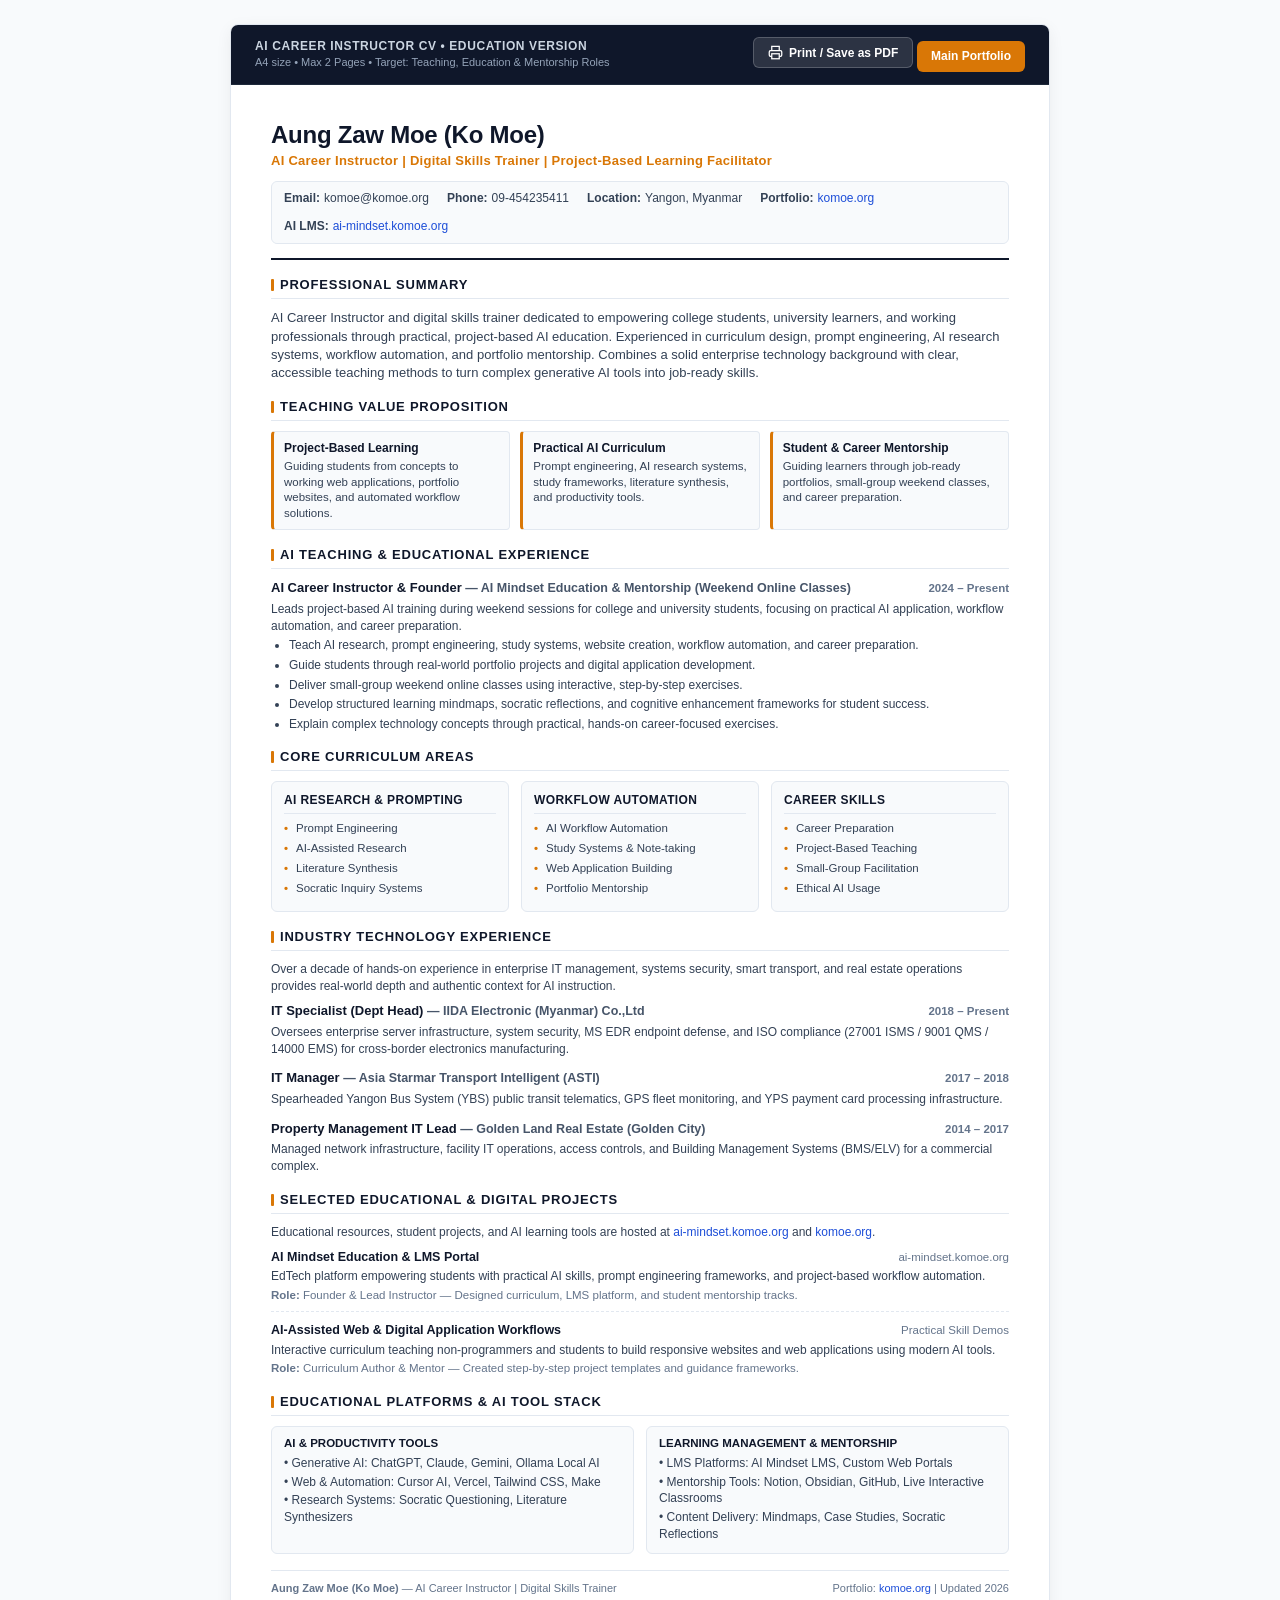
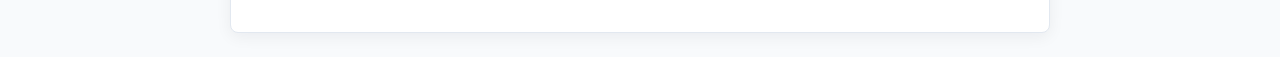
<file: public/Aung-Zaw-Moe-AI-Career-Instructor-CV.html>
<!DOCTYPE html>
<html lang="en">
<head>
  <meta charset="UTF-8">
  <meta name="viewport" content="width=device-width, initial-scale=1.0">
  <title>Ko Moe | AI Career Instructor & Digital Skills Trainer CV</title>
  <meta name="description" content="Recruiter-friendly CV for Aung Zaw Moe (Ko Moe) - AI Career Instructor, Digital Skills Trainer, and Project-Based Learning Facilitator.">
  <meta name="author" content="Aung Zaw Moe (Ko Moe)">
  <link rel="canonical" href="https://komoe.org/Aung-Zaw-Moe-AI-Career-Instructor-CV.html">
  
  <style>
    :root {
      --primary: #0f172a;       /* Deep Navy */
      --primary-subtle: #1e293b;
      --accent: #d97706;        /* Warm Gold Accent */
      --text-main: #334155;     /* Dark Gray Body */
      --text-muted: #64748b;    /* Muted Gray */
      --bg-page: #f8fafc;
      --bg-card: #ffffff;
      --border: #e2e8f0;        /* Light Gray Divider */
      --border-dark: #cbd5e1;
    }

    * {
      box-sizing: border-box;
      margin: 0;
      padding: 0;
    }

    body {
      font-family: -apple-system, BlinkMacSystemFont, "Segoe UI", Roboto, Helvetica, Arial, sans-serif;
      color: var(--text-main);
      background-color: var(--bg-page);
      line-height: 1.4;
      font-size: 13px;
      -webkit-font-smoothing: antialiased;
    }

    a {
      color: #1d4ed8;
      text-decoration: none;
    }
    a:hover {
      text-decoration: underline;
    }

    .page-wrapper {
      max-width: 820px;
      margin: 24px auto;
      background: var(--bg-card);
      border: 1px solid var(--border);
      box-shadow: 0 4px 16px rgba(15, 23, 42, 0.06);
      border-radius: 8px;
      overflow: hidden;
    }

    .toolbar {
      background: var(--primary);
      color: #ffffff;
      padding: 12px 24px;
      display: flex;
      justify-content: space-between;
      align-items: center;
      flex-wrap: wrap;
      gap: 12px;
      border-bottom: 1px solid var(--primary-subtle);
    }
    .toolbar-title {
      font-size: 12px;
      font-weight: 700;
      letter-spacing: 0.05em;
      text-transform: uppercase;
      color: #cbd5e1;
    }
    .toolbar-note {
      font-size: 11px;
      color: #94a3b8;
    }
    .btn {
      display: inline-flex;
      align-items: center;
      gap: 6px;
      padding: 7px 14px;
      border-radius: 6px;
      font-size: 12px;
      font-weight: 600;
      cursor: pointer;
      transition: all 0.15s ease;
      text-decoration: none;
      border: none;
    }
    .btn-primary {
      background: var(--accent);
      color: #ffffff;
    }
    .btn-primary:hover {
      background: #b45309;
      text-decoration: none;
    }
    .btn-secondary {
      background: rgba(255, 255, 255, 0.12);
      color: #ffffff;
      border: 1px solid rgba(255, 255, 255, 0.2);
    }
    .btn-secondary:hover {
      background: rgba(255, 255, 255, 0.22);
      text-decoration: none;
    }

    .cv-content {
      padding: 36px 40px;
    }

    .cv-header {
      border-bottom: 2px solid var(--primary);
      padding-bottom: 14px;
      margin-bottom: 16px;
    }
    .candidate-name {
      font-size: 24px;
      font-weight: 800;
      color: var(--primary);
      letter-spacing: -0.01em;
      line-height: 1.15;
    }
    .candidate-title {
      font-size: 13px;
      font-weight: 700;
      color: var(--accent);
      margin-top: 4px;
      letter-spacing: 0.02em;
    }
    .contact-row {
      display: flex;
      flex-wrap: wrap;
      align-items: center;
      gap: 12px 18px;
      font-size: 12px;
      color: var(--text-main);
      background: #f8fafc;
      padding: 8px 12px;
      border-radius: 6px;
      border: 1px solid var(--border);
      margin-top: 10px;
    }
    .contact-item {
      display: flex;
      align-items: center;
      gap: 4px;
      white-space: nowrap;
    }

    .cv-section {
      margin-bottom: 16px;
    }
    .section-title {
      font-size: 13px;
      font-weight: 700;
      color: var(--primary);
      text-transform: uppercase;
      letter-spacing: 0.06em;
      border-bottom: 1px solid var(--border);
      padding-bottom: 4px;
      margin-bottom: 10px;
      display: flex;
      align-items: center;
      gap: 6px;
      break-after: avoid;
      page-break-after: avoid;
    }
    .section-title::before {
      content: "";
      display: inline-block;
      width: 3px;
      height: 12px;
      background-color: var(--accent);
      border-radius: 1px;
    }

    p {
      margin-bottom: 6px;
      color: var(--text-main);
      text-align: left;
    }

    .highlights-grid {
      display: grid;
      grid-template-columns: repeat(3, minmax(0, 1fr));
      gap: 10px;
      margin-bottom: 4px;
    }
    .highlight-card {
      background: #f8fafc;
      border: 1px solid var(--border);
      border-left: 3px solid var(--accent);
      padding: 8px 10px;
      border-radius: 4px;
      break-inside: avoid;
      page-break-inside: avoid;
    }
    .highlight-title {
      font-size: 12px;
      font-weight: 700;
      color: var(--primary);
      margin-bottom: 2px;
    }
    .highlight-desc {
      font-size: 11.5px;
      color: var(--text-main);
      line-height: 1.35;
    }

    .experience-entry {
      margin-bottom: 12px;
      break-inside: avoid;
      page-break-inside: avoid;
    }
    .experience-entry:last-child {
      margin-bottom: 0;
    }
    .exp-header {
      display: flex;
      justify-content: space-between;
      align-items: baseline;
      flex-wrap: wrap;
      gap: 6px;
      margin-bottom: 3px;
    }
    .exp-role {
      font-size: 13px;
      font-weight: 700;
      color: var(--primary);
    }
    .exp-company {
      font-size: 12.5px;
      font-weight: 600;
      color: #475569;
    }
    .exp-date {
      font-size: 11.5px;
      font-weight: 600;
      color: var(--text-muted);
      white-space: nowrap;
    }

    .styled-list {
      list-style-type: disc;
      padding-left: 18px;
      margin-top: 3px;
    }
    .styled-list li {
      font-size: 12px;
      margin-bottom: 3px;
      color: var(--text-main);
      line-height: 1.38;
    }

    .skills-grid {
      display: grid;
      grid-template-columns: repeat(3, minmax(0, 1fr));
      gap: 12px;
    }
    .skill-group {
      background: #f8fafc;
      border: 1px solid var(--border);
      border-radius: 6px;
      padding: 10px 12px;
      break-inside: avoid;
      page-break-inside: avoid;
    }
    .skill-group-title {
      font-size: 12px;
      font-weight: 700;
      color: var(--primary);
      text-transform: uppercase;
      letter-spacing: 0.03em;
      margin-bottom: 6px;
      padding-bottom: 4px;
      border-bottom: 1px solid var(--border);
    }
    .skill-group ul {
      list-style-type: none;
      padding: 0;
    }
    .skill-group li {
      font-size: 11.5px;
      color: var(--text-main);
      margin-bottom: 4px;
      position: relative;
      padding-left: 12px;
    }
    .skill-group li::before {
      content: "•";
      position: absolute;
      left: 0;
      color: var(--accent);
      font-weight: bold;
    }

    .project-entry {
      margin-bottom: 10px;
      padding-bottom: 8px;
      border-bottom: 1px dashed var(--border);
      break-inside: avoid;
      page-break-inside: avoid;
    }
    .project-entry:last-child {
      border-bottom: none;
      margin-bottom: 0;
      padding-bottom: 0;
    }
    .project-header {
      display: flex;
      justify-content: space-between;
      align-items: baseline;
      gap: 8px;
      margin-bottom: 2px;
    }
    .project-title {
      font-size: 12.5px;
      font-weight: 700;
      color: var(--primary);
    }
    .project-desc {
      font-size: 12px;
      color: var(--text-main);
      margin-bottom: 2px;
    }
    .project-meta {
      font-size: 11.5px;
      color: var(--text-muted);
    }

    .cert-tech-grid {
      display: grid;
      grid-template-columns: repeat(2, minmax(0, 1fr));
      gap: 12px;
    }
    .info-card {
      background: #f8fafc;
      border: 1px solid var(--border);
      padding: 8px 12px;
      border-radius: 6px;
      break-inside: avoid;
      page-break-inside: avoid;
    }
    .info-card-title {
      font-size: 11.5px;
      font-weight: 700;
      color: var(--primary);
      text-transform: uppercase;
      margin-bottom: 4px;
    }

    .cv-footer {
      border-top: 1px solid var(--border);
      padding-top: 10px;
      margin-top: 16px;
      font-size: 11px;
      color: var(--text-muted);
      display: flex;
      justify-content: space-between;
      align-items: center;
      flex-wrap: wrap;
      gap: 8px;
      break-inside: avoid;
      page-break-inside: avoid;
    }

    @page {
      size: A4;
      margin: 12mm 13mm;
    }

    @media print {
      html, body {
        background-color: #ffffff !important;
        font-size: 10pt !important;
        line-height: 1.38 !important;
        color: var(--text-main) !important;
        -webkit-print-color-adjust: exact !important;
        print-color-adjust: exact !important;
      }

      .page-wrapper {
        width: 100% !important;
        max-width: none !important;
        margin: 0 !important;
        border: none !important;
        box-shadow: none !important;
        border-radius: 0 !important;
        background: transparent !important;
      }

      .toolbar {
        display: none !important;
      }

      .cv-content {
        padding: 0 !important;
      }

      .candidate-name {
        font-size: 20pt !important;
      }

      .candidate-title {
        font-size: 10pt !important;
      }

      .contact-row {
        background: #f8fafc !important;
        border: 1px solid var(--border) !important;
        padding: 6px 10px !important;
        font-size: 9pt !important;
        gap: 8px 14px !important;
      }

      .cv-section {
        margin-bottom: 12pt !important;
      }

      .section-title {
        font-size: 10.5pt !important;
        margin-bottom: 6pt !important;
        padding-bottom: 3pt !important;
        break-after: avoid !important;
        page-break-after: avoid !important;
      }

      p {
        margin-bottom: 4pt !important;
      }

      .highlights-grid {
        gap: 8px !important;
      }

      .highlight-card {
        padding: 6px 8px !important;
        border-left: 2pt solid var(--accent) !important;
        break-inside: avoid !important;
        page-break-inside: avoid !important;
      }

      .highlight-title {
        font-size: 9.5pt !important;
      }

      .highlight-desc {
        font-size: 8.5pt !important;
      }

      .experience-entry {
        margin-bottom: 8pt !important;
        break-inside: avoid !important;
        page-break-inside: avoid !important;
      }

      .exp-role {
        font-size: 10pt !important;
      }

      .exp-company {
        font-size: 9.5pt !important;
      }

      .exp-date {
        font-size: 8.5pt !important;
      }

      .styled-list {
        padding-left: 14pt !important;
        margin-top: 2pt !important;
      }

      .styled-list li {
        font-size: 9pt !important;
        margin-bottom: 2pt !important;
      }

      .skills-grid {
        gap: 8px !important;
      }

      .skill-group {
        padding: 8px 10px !important;
        break-inside: avoid !important;
        page-break-inside: avoid !important;
      }

      .skill-group-title {
        font-size: 9pt !important;
        margin-bottom: 4pt !important;
        padding-bottom: 2pt !important;
      }

      .skill-group li {
        font-size: 8.5pt !important;
        margin-bottom: 2pt !important;
      }

      .project-entry {
        margin-bottom: 6pt !important;
        padding-bottom: 5pt !important;
        break-inside: avoid !important;
        page-break-inside: avoid !important;
      }

      .project-title {
        font-size: 9.5pt !important;
      }

      .project-desc {
        font-size: 9pt !important;
      }

      .project-meta {
        font-size: 8.5pt !important;
      }

      .info-card {
        padding: 6px 10px !important;
        break-inside: avoid !important;
        page-break-inside: avoid !important;
      }

      .info-card-title {
        font-size: 9pt !important;
      }

      .cv-footer {
        margin-top: 10pt !important;
        padding-top: 6pt !important;
        font-size: 8.5pt !important;
        break-inside: avoid !important;
        page-break-inside: avoid !important;
      }

      a {
        color: #1d4ed8 !important;
        text-decoration: underline !important;
      }
    }
  </style>
</head>
<body>

  <div class="page-wrapper">
    <!-- Toolbar for Web Visitors -->
    <div class="toolbar" id="cv-toolbar">
      <div>
        <div class="toolbar-title">AI Career Instructor CV • Education Version</div>
        <div class="toolbar-note">A4 size • Max 2 Pages • Target: Teaching, Education & Mentorship Roles</div>
      </div>
      <div>
        <button onclick="window.print()" class="btn btn-secondary">
          <svg width="15" height="15" viewBox="0 0 24 24" fill="none" stroke="currentColor" stroke-width="2"><polyline points="6 9 6 2 18 2 18 9"></polyline><path d="M6 18H4a2 2 0 0 1-2-2v-5a2 2 0 0 1 2-2h16a2 2 0 0 1 2 2v5a2 2 0 0 1-2 2h-2"></path><rect x="6" y="14" width="12" height="8"></rect></svg>
          Print / Save as PDF
        </button>
        <a href="https://komoe.org/" class="btn btn-primary" target="_blank" rel="noopener noreferrer">
          Main Portfolio
        </a>
      </div>
    </div>

    <!-- CV Content Body -->
    <main class="cv-content">
      
      <!-- 1. HEADER -->
      <header class="cv-header">
        <div>
          <h1 class="candidate-name">Aung Zaw Moe (Ko Moe)</h1>
          <div class="candidate-title">AI Career Instructor | Digital Skills Trainer | Project-Based Learning Facilitator</div>
        </div>
        <div class="contact-row">
          <div class="contact-item"><strong>Email:</strong> komoe@komoe.org</div>
          <div class="contact-item"><strong>Phone:</strong> 09-454235411</div>
          <div class="contact-item"><strong>Location:</strong> Yangon, Myanmar</div>
          <div class="contact-item"><strong>Portfolio:</strong> <a href="https://komoe.org/" target="_blank" rel="noopener noreferrer">komoe.org</a></div>
          <div class="contact-item"><strong>AI LMS:</strong> <a href="https://ai-mindset.komoe.org/" target="_blank" rel="noopener noreferrer">ai-mindset.komoe.org</a></div>
        </div>
      </header>

      <!-- 2. AI EDUCATION SUMMARY -->
      <section class="cv-section">
        <h2 class="section-title">Professional Summary</h2>
        <p>
          AI Career Instructor and digital skills trainer dedicated to empowering college students, university learners, and working professionals through practical, project-based AI education. Experienced in curriculum design, prompt engineering, AI research systems, workflow automation, and portfolio mentorship. Combines a solid enterprise technology background with clear, accessible teaching methods to turn complex generative AI tools into job-ready skills.
        </p>
      </section>

      <!-- 3. TEACHING VALUE PROPOSITION -->
      <section class="cv-section">
        <h2 class="section-title">Teaching Value Proposition</h2>
        <div class="highlights-grid">
          <div class="highlight-card">
            <div class="highlight-title">Project-Based Learning</div>
            <div class="highlight-desc">Guiding students from concepts to working web applications, portfolio websites, and automated workflow solutions.</div>
          </div>
          <div class="highlight-card">
            <div class="highlight-title">Practical AI Curriculum</div>
            <div class="highlight-desc">Prompt engineering, AI research systems, study frameworks, literature synthesis, and productivity tools.</div>
          </div>
          <div class="highlight-card">
            <div class="highlight-title">Student & Career Mentorship</div>
            <div class="highlight-desc">Guiding learners through job-ready portfolios, small-group weekend classes, and career preparation.</div>
          </div>
        </div>
      </section>

      <!-- 4. AI TEACHING EXPERIENCE -->
      <section class="cv-section">
        <h2 class="section-title">AI Teaching & Educational Experience</h2>
        <div class="experience-entry">
          <div class="exp-header">
            <div>
              <span class="exp-role">AI Career Instructor & Founder</span>
              <span class="exp-company"> — AI Mindset Education & Mentorship (Weekend Online Classes)</span>
            </div>
            <span class="exp-date">2024 – Present</span>
          </div>
          <p class="project-desc" style="margin-top: 3px;">
            Leads project-based AI training during weekend sessions for college and university students, focusing on practical AI application, workflow automation, and career preparation.
          </p>
          <ul class="styled-list">
            <li>Teach AI research, prompt engineering, study systems, website creation, workflow automation, and career preparation.</li>
            <li>Guide students through real-world portfolio projects and digital application development.</li>
            <li>Deliver small-group weekend online classes using interactive, step-by-step exercises.</li>
            <li>Develop structured learning mindmaps, socratic reflections, and cognitive enhancement frameworks for student success.</li>
            <li>Explain complex technology concepts through practical, hands-on career-focused exercises.</li>
          </ul>
        </div>
      </section>

      <!-- 5. CURRICULUM AREAS & METHODOLOGY -->
      <section class="cv-section">
        <h2 class="section-title">Core Curriculum Areas</h2>
        <div class="skills-grid">
          <div class="skill-group">
            <div class="skill-group-title">AI Research & Prompting</div>
            <ul>
              <li>Prompt Engineering</li>
              <li>AI-Assisted Research</li>
              <li>Literature Synthesis</li>
              <li>Socratic Inquiry Systems</li>
            </ul>
          </div>
          <div class="skill-group">
            <div class="skill-group-title">Workflow Automation</div>
            <ul>
              <li>AI Workflow Automation</li>
              <li>Study Systems & Note-taking</li>
              <li>Web Application Building</li>
              <li>Portfolio Mentorship</li>
            </ul>
          </div>
          <div class="skill-group">
            <div class="skill-group-title">Career Skills</div>
            <ul>
              <li>Career Preparation</li>
              <li>Project-Based Teaching</li>
              <li>Small-Group Facilitation</li>
              <li>Ethical AI Usage</li>
            </ul>
          </div>
        </div>
      </section>

      <!-- 6. COMPACT INDUSTRY EXPERIENCE (Page 2) -->
      <section class="cv-section">
        <h2 class="section-title">Industry Technology Experience</h2>
        <p class="project-desc" style="margin-bottom: 8px;">
          Over a decade of hands-on experience in enterprise IT management, systems security, smart transport, and real estate operations provides real-world depth and authentic context for AI instruction.
        </p>

        <div class="experience-entry">
          <div class="exp-header">
            <div>
              <span class="exp-role">IT Specialist (Dept Head)</span>
              <span class="exp-company"> — IIDA Electronic (Myanmar) Co.,Ltd</span>
            </div>
            <span class="exp-date">2018 – Present</span>
          </div>
          <div class="project-desc">Oversees enterprise server infrastructure, system security, MS EDR endpoint defense, and ISO compliance (27001 ISMS / 9001 QMS / 14000 EMS) for cross-border electronics manufacturing.</div>
        </div>

        <div class="experience-entry">
          <div class="exp-header">
            <div>
              <span class="exp-role">IT Manager</span>
              <span class="exp-company"> — Asia Starmar Transport Intelligent (ASTI)</span>
            </div>
            <span class="exp-date">2017 – 2018</span>
          </div>
          <div class="project-desc">Spearheaded Yangon Bus System (YBS) public transit telematics, GPS fleet monitoring, and YPS payment card processing infrastructure.</div>
        </div>

        <div class="experience-entry">
          <div class="exp-header">
            <div>
              <span class="exp-role">Property Management IT Lead</span>
              <span class="exp-company"> — Golden Land Real Estate (Golden City)</span>
            </div>
            <span class="exp-date">2014 – 2017</span>
          </div>
          <div class="project-desc">Managed network infrastructure, facility IT operations, access controls, and Building Management Systems (BMS/ELV) for a commercial complex.</div>
        </div>
      </section>

      <!-- 7. EDUCATIONAL PROJECTS & PORTFOLIO -->
      <section class="cv-section">
        <h2 class="section-title">Selected Educational & Digital Projects</h2>
        <p class="project-desc" style="margin-bottom: 8px;">
          Educational resources, student projects, and AI learning tools are hosted at <a href="https://ai-mindset.komoe.org/" target="_blank" rel="noopener noreferrer">ai-mindset.komoe.org</a> and <a href="https://komoe.org/" target="_blank" rel="noopener noreferrer">komoe.org</a>.
        </p>

        <div class="project-entry">
          <div class="project-header">
            <span class="project-title">AI Mindset Education & LMS Portal</span>
            <a href="https://ai-mindset.komoe.org/" target="_blank" rel="noopener noreferrer" class="project-meta">ai-mindset.komoe.org</a>
          </div>
          <div class="project-desc">EdTech platform empowering students with practical AI skills, prompt engineering frameworks, and project-based workflow automation.</div>
          <div class="project-meta"><strong>Role:</strong> Founder & Lead Instructor — Designed curriculum, LMS platform, and student mentorship tracks.</div>
        </div>

        <div class="project-entry">
          <div class="project-header">
            <span class="project-title">AI-Assisted Web & Digital Application Workflows</span>
            <span class="project-meta">Practical Skill Demos</span>
          </div>
          <div class="project-desc">Interactive curriculum teaching non-programmers and students to build responsive websites and web applications using modern AI tools.</div>
          <div class="project-meta"><strong>Role:</strong> Curriculum Author & Mentor — Created step-by-step project templates and guidance frameworks.</div>
        </div>
      </section>

      <!-- 8. EDUCATIONAL TOOLS & AI STACK -->
      <section class="cv-section">
        <h2 class="section-title">Educational Platforms & AI Tool Stack</h2>
        <div class="cert-tech-grid">
          <div class="info-card">
            <div class="info-card-title">AI & Productivity Tools</div>
            <div class="project-desc">• Generative AI: ChatGPT, Claude, Gemini, Ollama Local AI</div>
            <div class="project-desc">• Web & Automation: Cursor AI, Vercel, Tailwind CSS, Make</div>
            <div class="project-desc">• Research Systems: Socratic Questioning, Literature Synthesizers</div>
          </div>
          <div class="info-card">
            <div class="info-card-title">Learning Management & Mentorship</div>
            <div class="project-desc">• LMS Platforms: AI Mindset LMS, Custom Web Portals</div>
            <div class="project-desc">• Mentorship Tools: Notion, Obsidian, GitHub, Live Interactive Classrooms</div>
            <div class="project-desc">• Content Delivery: Mindmaps, Case Studies, Socratic Reflections</div>
          </div>
        </div>
      </section>

      <!-- FOOTER -->
      <footer class="cv-footer">
        <div>
          <strong>Aung Zaw Moe (Ko Moe)</strong> — AI Career Instructor | Digital Skills Trainer
        </div>
        <div>
          Portfolio: <a href="https://komoe.org/" target="_blank" rel="noopener noreferrer">komoe.org</a> | Updated 2026
        </div>
      </footer>

    </main>
  </div>

</body>
</html>
</file>
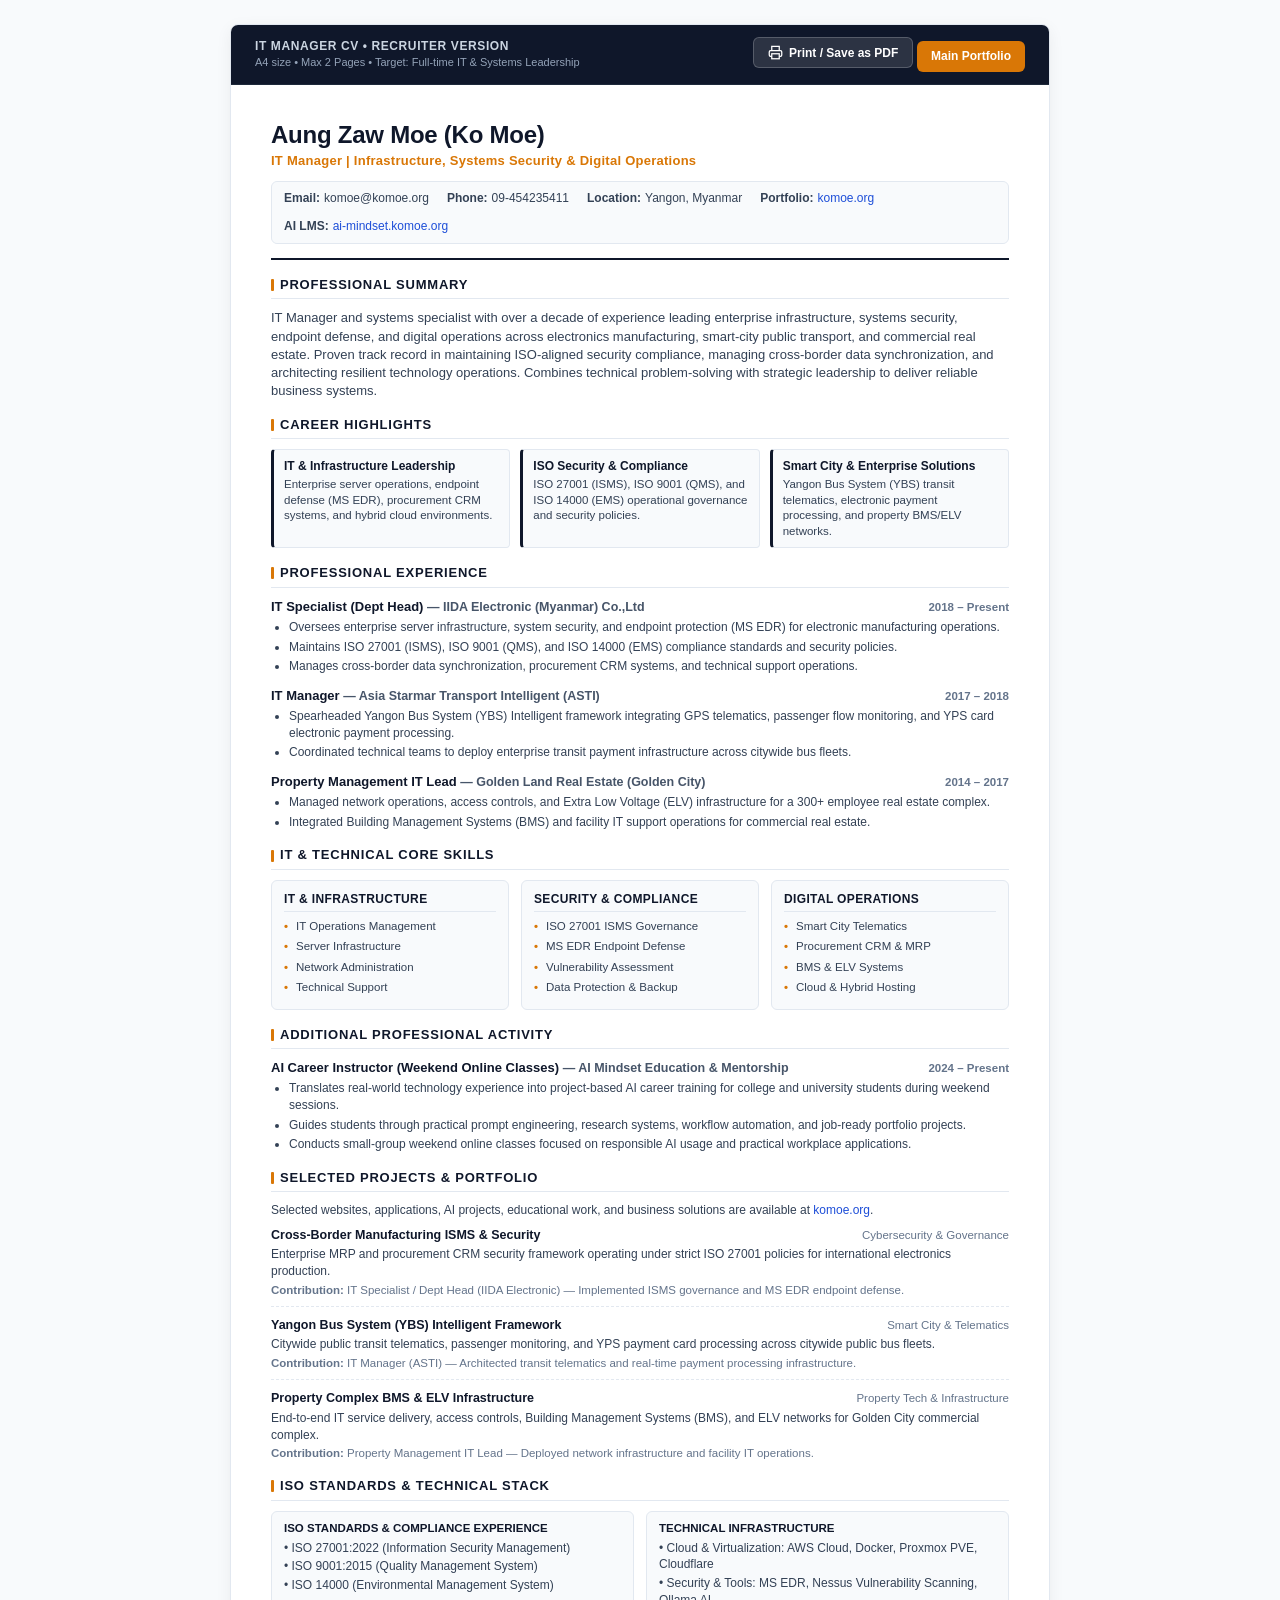
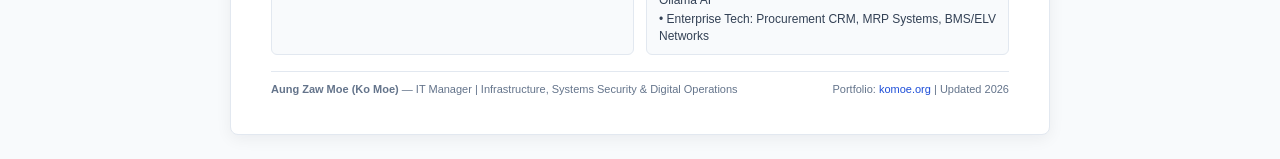
<file: public/Aung-Zaw-Moe-IT-Manager-CV.html>
<!DOCTYPE html>
<html lang="en">
<head>
  <meta charset="UTF-8">
  <meta name="viewport" content="width=device-width, initial-scale=1.0">
  <title>Aung Zaw Moe | IT Manager & Systems Specialist CV</title>
  <meta name="description" content="Recruiter-friendly CV for Aung Zaw Moe (Ko Moe) - IT Manager specializing in Enterprise Infrastructure, Systems Security, ISO Compliance, and Digital Operations.">
  <meta name="author" content="Aung Zaw Moe (Ko Moe)">
  <link rel="canonical" href="https://komoe.org/Aung-Zaw-Moe-IT-Manager-CV.html">
  
  <style>
    :root {
      --primary: #0f172a;       /* Deep Navy */
      --primary-subtle: #1e293b;
      --accent: #d97706;        /* Warm Gold Accent */
      --text-main: #334155;     /* Dark Gray Body */
      --text-muted: #64748b;    /* Muted Gray */
      --bg-page: #f8fafc;
      --bg-card: #ffffff;
      --border: #e2e8f0;        /* Light Gray Divider */
      --border-dark: #cbd5e1;
    }

    * {
      box-sizing: border-box;
      margin: 0;
      padding: 0;
    }

    body {
      font-family: -apple-system, BlinkMacSystemFont, "Segoe UI", Roboto, Helvetica, Arial, sans-serif;
      color: var(--text-main);
      background-color: var(--bg-page);
      line-height: 1.4;
      font-size: 13px;
      -webkit-font-smoothing: antialiased;
    }

    a {
      color: #1d4ed8;
      text-decoration: none;
    }
    a:hover {
      text-decoration: underline;
    }

    .page-wrapper {
      max-width: 820px;
      margin: 24px auto;
      background: var(--bg-card);
      border: 1px solid var(--border);
      box-shadow: 0 4px 16px rgba(15, 23, 42, 0.06);
      border-radius: 8px;
      overflow: hidden;
    }

    .toolbar {
      background: var(--primary);
      color: #ffffff;
      padding: 12px 24px;
      display: flex;
      justify-content: space-between;
      align-items: center;
      flex-wrap: wrap;
      gap: 12px;
      border-bottom: 1px solid var(--primary-subtle);
    }
    .toolbar-title {
      font-size: 12px;
      font-weight: 700;
      letter-spacing: 0.05em;
      text-transform: uppercase;
      color: #cbd5e1;
    }
    .toolbar-note {
      font-size: 11px;
      color: #94a3b8;
    }
    .btn {
      display: inline-flex;
      align-items: center;
      gap: 6px;
      padding: 7px 14px;
      border-radius: 6px;
      font-size: 12px;
      font-weight: 600;
      cursor: pointer;
      transition: all 0.15s ease;
      text-decoration: none;
      border: none;
    }
    .btn-primary {
      background: var(--accent);
      color: #ffffff;
    }
    .btn-primary:hover {
      background: #b45309;
      text-decoration: none;
    }
    .btn-secondary {
      background: rgba(255, 255, 255, 0.12);
      color: #ffffff;
      border: 1px solid rgba(255, 255, 255, 0.2);
    }
    .btn-secondary:hover {
      background: rgba(255, 255, 255, 0.22);
      text-decoration: none;
    }

    .cv-content {
      padding: 36px 40px;
    }

    .cv-header {
      border-bottom: 2px solid var(--primary);
      padding-bottom: 14px;
      margin-bottom: 16px;
    }
    .candidate-name {
      font-size: 24px;
      font-weight: 800;
      color: var(--primary);
      letter-spacing: -0.01em;
      line-height: 1.15;
    }
    .candidate-title {
      font-size: 13px;
      font-weight: 700;
      color: var(--accent);
      margin-top: 4px;
      letter-spacing: 0.02em;
    }
    .contact-row {
      display: flex;
      flex-wrap: wrap;
      align-items: center;
      gap: 12px 18px;
      font-size: 12px;
      color: var(--text-main);
      background: #f8fafc;
      padding: 8px 12px;
      border-radius: 6px;
      border: 1px solid var(--border);
      margin-top: 10px;
    }
    .contact-item {
      display: flex;
      align-items: center;
      gap: 4px;
      white-space: nowrap;
    }

    .cv-section {
      margin-bottom: 16px;
    }
    .section-title {
      font-size: 13px;
      font-weight: 700;
      color: var(--primary);
      text-transform: uppercase;
      letter-spacing: 0.06em;
      border-bottom: 1px solid var(--border);
      padding-bottom: 4px;
      margin-bottom: 10px;
      display: flex;
      align-items: center;
      gap: 6px;
      break-after: avoid;
      page-break-after: avoid;
    }
    .section-title::before {
      content: "";
      display: inline-block;
      width: 3px;
      height: 12px;
      background-color: var(--accent);
      border-radius: 1px;
    }

    p {
      margin-bottom: 6px;
      color: var(--text-main);
      text-align: left;
    }

    .highlights-grid {
      display: grid;
      grid-template-columns: repeat(3, minmax(0, 1fr));
      gap: 10px;
      margin-bottom: 4px;
    }
    .highlight-card {
      background: #f8fafc;
      border: 1px solid var(--border);
      border-left: 3px solid var(--primary);
      padding: 8px 10px;
      border-radius: 4px;
      break-inside: avoid;
      page-break-inside: avoid;
    }
    .highlight-title {
      font-size: 12px;
      font-weight: 700;
      color: var(--primary);
      margin-bottom: 2px;
    }
    .highlight-desc {
      font-size: 11.5px;
      color: var(--text-main);
      line-height: 1.35;
    }

    .experience-entry {
      margin-bottom: 12px;
      break-inside: avoid;
      page-break-inside: avoid;
    }
    .experience-entry:last-child {
      margin-bottom: 0;
    }
    .exp-header {
      display: flex;
      justify-content: space-between;
      align-items: baseline;
      flex-wrap: wrap;
      gap: 6px;
      margin-bottom: 3px;
    }
    .exp-role {
      font-size: 13px;
      font-weight: 700;
      color: var(--primary);
    }
    .exp-company {
      font-size: 12.5px;
      font-weight: 600;
      color: #475569;
    }
    .exp-date {
      font-size: 11.5px;
      font-weight: 600;
      color: var(--text-muted);
      white-space: nowrap;
    }

    .styled-list {
      list-style-type: disc;
      padding-left: 18px;
      margin-top: 3px;
    }
    .styled-list li {
      font-size: 12px;
      margin-bottom: 3px;
      color: var(--text-main);
      line-height: 1.38;
    }

    .skills-grid {
      display: grid;
      grid-template-columns: repeat(3, minmax(0, 1fr));
      gap: 12px;
    }
    .skill-group {
      background: #f8fafc;
      border: 1px solid var(--border);
      border-radius: 6px;
      padding: 10px 12px;
      break-inside: avoid;
      page-break-inside: avoid;
    }
    .skill-group-title {
      font-size: 12px;
      font-weight: 700;
      color: var(--primary);
      text-transform: uppercase;
      letter-spacing: 0.03em;
      margin-bottom: 6px;
      padding-bottom: 4px;
      border-bottom: 1px solid var(--border);
    }
    .skill-group ul {
      list-style-type: none;
      padding: 0;
    }
    .skill-group li {
      font-size: 11.5px;
      color: var(--text-main);
      margin-bottom: 4px;
      position: relative;
      padding-left: 12px;
    }
    .skill-group li::before {
      content: "•";
      position: absolute;
      left: 0;
      color: var(--accent);
      font-weight: bold;
    }

    .project-entry {
      margin-bottom: 10px;
      padding-bottom: 8px;
      border-bottom: 1px dashed var(--border);
      break-inside: avoid;
      page-break-inside: avoid;
    }
    .project-entry:last-child {
      border-bottom: none;
      margin-bottom: 0;
      padding-bottom: 0;
    }
    .project-header {
      display: flex;
      justify-content: space-between;
      align-items: baseline;
      gap: 8px;
      margin-bottom: 2px;
    }
    .project-title {
      font-size: 12.5px;
      font-weight: 700;
      color: var(--primary);
    }
    .project-desc {
      font-size: 12px;
      color: var(--text-main);
      margin-bottom: 2px;
    }
    .project-meta {
      font-size: 11.5px;
      color: var(--text-muted);
    }

    .cert-tech-grid {
      display: grid;
      grid-template-columns: repeat(2, minmax(0, 1fr));
      gap: 12px;
    }
    .info-card {
      background: #f8fafc;
      border: 1px solid var(--border);
      padding: 8px 12px;
      border-radius: 6px;
      break-inside: avoid;
      page-break-inside: avoid;
    }
    .info-card-title {
      font-size: 11.5px;
      font-weight: 700;
      color: var(--primary);
      text-transform: uppercase;
      margin-bottom: 4px;
    }

    .cv-footer {
      border-top: 1px solid var(--border);
      padding-top: 10px;
      margin-top: 16px;
      font-size: 11px;
      color: var(--text-muted);
      display: flex;
      justify-content: space-between;
      align-items: center;
      flex-wrap: wrap;
      gap: 8px;
      break-inside: avoid;
      page-break-inside: avoid;
    }

    @page {
      size: A4;
      margin: 12mm 13mm;
    }

    @media print {
      html, body {
        background-color: #ffffff !important;
        font-size: 10pt !important;
        line-height: 1.38 !important;
        color: var(--text-main) !important;
        -webkit-print-color-adjust: exact !important;
        print-color-adjust: exact !important;
      }

      .page-wrapper {
        width: 100% !important;
        max-width: none !important;
        margin: 0 !important;
        border: none !important;
        box-shadow: none !important;
        border-radius: 0 !important;
        background: transparent !important;
      }

      .toolbar {
        display: none !important;
      }

      .cv-content {
        padding: 0 !important;
      }

      .candidate-name {
        font-size: 20pt !important;
      }

      .candidate-title {
        font-size: 10pt !important;
      }

      .contact-row {
        background: #f8fafc !important;
        border: 1px solid var(--border) !important;
        padding: 6px 10px !important;
        font-size: 9pt !important;
        gap: 8px 14px !important;
      }

      .cv-section {
        margin-bottom: 12pt !important;
      }

      .section-title {
        font-size: 10.5pt !important;
        margin-bottom: 6pt !important;
        padding-bottom: 3pt !important;
        break-after: avoid !important;
        page-break-after: avoid !important;
      }

      p {
        margin-bottom: 4pt !important;
      }

      .highlights-grid {
        gap: 8px !important;
      }

      .highlight-card {
        padding: 6px 8px !important;
        border-left: 2pt solid var(--primary) !important;
        break-inside: avoid !important;
        page-break-inside: avoid !important;
      }

      .highlight-title {
        font-size: 9.5pt !important;
      }

      .highlight-desc {
        font-size: 8.5pt !important;
      }

      .experience-entry {
        margin-bottom: 8pt !important;
        break-inside: avoid !important;
        page-break-inside: avoid !important;
      }

      .exp-role {
        font-size: 10pt !important;
      }

      .exp-company {
        font-size: 9.5pt !important;
      }

      .exp-date {
        font-size: 8.5pt !important;
      }

      .styled-list {
        padding-left: 14pt !important;
        margin-top: 2pt !important;
      }

      .styled-list li {
        font-size: 9pt !important;
        margin-bottom: 2pt !important;
      }

      .skills-grid {
        gap: 8px !important;
      }

      .skill-group {
        padding: 8px 10px !important;
        break-inside: avoid !important;
        page-break-inside: avoid !important;
      }

      .skill-group-title {
        font-size: 9pt !important;
        margin-bottom: 4pt !important;
        padding-bottom: 2pt !important;
      }

      .skill-group li {
        font-size: 8.5pt !important;
        margin-bottom: 2pt !important;
      }

      .project-entry {
        margin-bottom: 6pt !important;
        padding-bottom: 5pt !important;
        break-inside: avoid !important;
        page-break-inside: avoid !important;
      }

      .project-title {
        font-size: 9.5pt !important;
      }

      .project-desc {
        font-size: 9pt !important;
      }

      .project-meta {
        font-size: 8.5pt !important;
      }

      .info-card {
        padding: 6px 10px !important;
        break-inside: avoid !important;
        page-break-inside: avoid !important;
      }

      .info-card-title {
        font-size: 9pt !important;
      }

      .cv-footer {
        margin-top: 10pt !important;
        padding-top: 6pt !important;
        font-size: 8.5pt !important;
        break-inside: avoid !important;
        page-break-inside: avoid !important;
      }

      a {
        color: #1d4ed8 !important;
        text-decoration: underline !important;
      }
    }
  </style>
</head>
<body>

  <div class="page-wrapper">
    <!-- Toolbar for Web Visitors -->
    <div class="toolbar" id="cv-toolbar">
      <div>
        <div class="toolbar-title">IT Manager CV • Recruiter Version</div>
        <div class="toolbar-note">A4 size • Max 2 Pages • Target: Full-time IT & Systems Leadership</div>
      </div>
      <div>
        <button onclick="window.print()" class="btn btn-secondary">
          <svg width="15" height="15" viewBox="0 0 24 24" fill="none" stroke="currentColor" stroke-width="2"><polyline points="6 9 6 2 18 2 18 9"></polyline><path d="M6 18H4a2 2 0 0 1-2-2v-5a2 2 0 0 1 2-2h16a2 2 0 0 1 2 2v5a2 2 0 0 1-2 2h-2"></path><rect x="6" y="14" width="12" height="8"></rect></svg>
          Print / Save as PDF
        </button>
        <a href="https://komoe.org/" class="btn btn-primary" target="_blank" rel="noopener noreferrer">
          Main Portfolio
        </a>
      </div>
    </div>

    <!-- CV Content Body -->
    <main class="cv-content">
      
      <!-- 1. HEADER -->
      <header class="cv-header">
        <div>
          <h1 class="candidate-name">Aung Zaw Moe (Ko Moe)</h1>
          <div class="candidate-title">IT Manager | Infrastructure, Systems Security & Digital Operations</div>
        </div>
        <div class="contact-row">
          <div class="contact-item"><strong>Email:</strong> komoe@komoe.org</div>
          <div class="contact-item"><strong>Phone:</strong> 09-454235411</div>
          <div class="contact-item"><strong>Location:</strong> Yangon, Myanmar</div>
          <div class="contact-item"><strong>Portfolio:</strong> <a href="https://komoe.org/" target="_blank" rel="noopener noreferrer">komoe.org</a></div>
          <div class="contact-item"><strong>AI LMS:</strong> <a href="https://ai-mindset.komoe.org/" target="_blank" rel="noopener noreferrer">ai-mindset.komoe.org</a></div>
        </div>
      </header>

      <!-- 2. FOCUSED PROFESSIONAL SUMMARY -->
      <section class="cv-section">
        <h2 class="section-title">Professional Summary</h2>
        <p>
          IT Manager and systems specialist with over a decade of experience leading enterprise infrastructure, systems security, endpoint defense, and digital operations across electronics manufacturing, smart-city public transport, and commercial real estate. Proven track record in maintaining ISO-aligned security compliance, managing cross-border data synchronization, and architecting resilient technology operations. Combines technical problem-solving with strategic leadership to deliver reliable business systems.
        </p>
      </section>

      <!-- 3. THREE CAREER HIGHLIGHTS -->
      <section class="cv-section">
        <h2 class="section-title">Career Highlights</h2>
        <div class="highlights-grid">
          <div class="highlight-card">
            <div class="highlight-title">IT & Infrastructure Leadership</div>
            <div class="highlight-desc">Enterprise server operations, endpoint defense (MS EDR), procurement CRM systems, and hybrid cloud environments.</div>
          </div>
          <div class="highlight-card">
            <div class="highlight-title">ISO Security & Compliance</div>
            <div class="highlight-desc">ISO 27001 (ISMS), ISO 9001 (QMS), and ISO 14000 (EMS) operational governance and security policies.</div>
          </div>
          <div class="highlight-card">
            <div class="highlight-title">Smart City & Enterprise Solutions</div>
            <div class="highlight-desc">Yangon Bus System (YBS) transit telematics, electronic payment processing, and property BMS/ELV networks.</div>
          </div>
        </div>
      </section>

      <!-- 4. PROFESSIONAL EXPERIENCE -->
      <section class="cv-section">
        <h2 class="section-title">Professional Experience</h2>
        
        <div class="experience-entry">
          <div class="exp-header">
            <div>
              <span class="exp-role">IT Specialist (Dept Head)</span>
              <span class="exp-company"> — IIDA Electronic (Myanmar) Co.,Ltd</span>
            </div>
            <span class="exp-date">2018 – Present</span>
          </div>
          <ul class="styled-list">
            <li>Oversees enterprise server infrastructure, system security, and endpoint protection (MS EDR) for electronic manufacturing operations.</li>
            <li>Maintains ISO 27001 (ISMS), ISO 9001 (QMS), and ISO 14000 (EMS) compliance standards and security policies.</li>
            <li>Manages cross-border data synchronization, procurement CRM systems, and technical support operations.</li>
          </ul>
        </div>

        <div class="experience-entry">
          <div class="exp-header">
            <div>
              <span class="exp-role">IT Manager</span>
              <span class="exp-company"> — Asia Starmar Transport Intelligent (ASTI)</span>
            </div>
            <span class="exp-date">2017 – 2018</span>
          </div>
          <ul class="styled-list">
            <li>Spearheaded Yangon Bus System (YBS) Intelligent framework integrating GPS telematics, passenger flow monitoring, and YPS card electronic payment processing.</li>
            <li>Coordinated technical teams to deploy enterprise transit payment infrastructure across citywide bus fleets.</li>
          </ul>
        </div>

        <div class="experience-entry">
          <div class="exp-header">
            <div>
              <span class="exp-role">Property Management IT Lead</span>
              <span class="exp-company"> — Golden Land Real Estate (Golden City)</span>
            </div>
            <span class="exp-date">2014 – 2017</span>
          </div>
          <ul class="styled-list">
            <li>Managed network operations, access controls, and Extra Low Voltage (ELV) infrastructure for a 300+ employee real estate complex.</li>
            <li>Integrated Building Management Systems (BMS) and facility IT support operations for commercial real estate.</li>
          </ul>
        </div>
      </section>

      <!-- 5. SELECTED CORE SKILLS -->
      <section class="cv-section">
        <h2 class="section-title">IT & Technical Core Skills</h2>
        <div class="skills-grid">
          <div class="skill-group">
            <div class="skill-group-title">IT & Infrastructure</div>
            <ul>
              <li>IT Operations Management</li>
              <li>Server Infrastructure</li>
              <li>Network Administration</li>
              <li>Technical Support</li>
            </ul>
          </div>
          <div class="skill-group">
            <div class="skill-group-title">Security & Compliance</div>
            <ul>
              <li>ISO 27001 ISMS Governance</li>
              <li>MS EDR Endpoint Defense</li>
              <li>Vulnerability Assessment</li>
              <li>Data Protection & Backup</li>
            </ul>
          </div>
          <div class="skill-group">
            <div class="skill-group-title">Digital Operations</div>
            <ul>
              <li>Smart City Telematics</li>
              <li>Procurement CRM & MRP</li>
              <li>BMS & ELV Systems</li>
              <li>Cloud & Hybrid Hosting</li>
            </ul>
          </div>
        </div>
      </section>

      <!-- 6. ADDITIONAL PROFESSIONAL ACTIVITY (Page 2) -->
      <section class="cv-section">
        <h2 class="section-title">Additional Professional Activity</h2>
        <div class="experience-entry">
          <div class="exp-header">
            <div>
              <span class="exp-role">AI Career Instructor (Weekend Online Classes)</span>
              <span class="exp-company"> — AI Mindset Education & Mentorship</span>
            </div>
            <span class="exp-date">2024 – Present</span>
          </div>
          <ul class="styled-list">
            <li>Translates real-world technology experience into project-based AI career training for college and university students during weekend sessions.</li>
            <li>Guides students through practical prompt engineering, research systems, workflow automation, and job-ready portfolio projects.</li>
            <li>Conducts small-group weekend online classes focused on responsible AI usage and practical workplace applications.</li>
          </ul>
        </div>
      </section>

      <!-- 7. SELECTED PROJECTS & PORTFOLIO -->
      <section class="cv-section">
        <h2 class="section-title">Selected Projects & Portfolio</h2>
        <p class="project-desc" style="margin-bottom: 8px;">
          Selected websites, applications, AI projects, educational work, and business solutions are available at <a href="https://komoe.org/" target="_blank" rel="noopener noreferrer">komoe.org</a>.
        </p>

        <div class="project-entry">
          <div class="project-header">
            <span class="project-title">Cross-Border Manufacturing ISMS & Security</span>
            <span class="project-meta">Cybersecurity & Governance</span>
          </div>
          <div class="project-desc">Enterprise MRP and procurement CRM security framework operating under strict ISO 27001 policies for international electronics production.</div>
          <div class="project-meta"><strong>Contribution:</strong> IT Specialist / Dept Head (IIDA Electronic) — Implemented ISMS governance and MS EDR endpoint defense.</div>
        </div>

        <div class="project-entry">
          <div class="project-header">
            <span class="project-title">Yangon Bus System (YBS) Intelligent Framework</span>
            <span class="project-meta">Smart City & Telematics</span>
          </div>
          <div class="project-desc">Citywide public transit telematics, passenger monitoring, and YPS payment card processing across citywide public bus fleets.</div>
          <div class="project-meta"><strong>Contribution:</strong> IT Manager (ASTI) — Architected transit telematics and real-time payment processing infrastructure.</div>
        </div>

        <div class="project-entry">
          <div class="project-header">
            <span class="project-title">Property Complex BMS & ELV Infrastructure</span>
            <span class="project-meta">Property Tech & Infrastructure</span>
          </div>
          <div class="project-desc">End-to-end IT service delivery, access controls, Building Management Systems (BMS), and ELV networks for Golden City commercial complex.</div>
          <div class="project-meta"><strong>Contribution:</strong> Property Management IT Lead — Deployed network infrastructure and facility IT operations.</div>
        </div>
      </section>

      <!-- 8. TECHNICAL STACK & ISO COMPLIANCE -->
      <section class="cv-section">
        <h2 class="section-title">ISO Standards & Technical Stack</h2>
        <div class="cert-tech-grid">
          <div class="info-card">
            <div class="info-card-title">ISO Standards & Compliance Experience</div>
            <div class="project-desc">• ISO 27001:2022 (Information Security Management)</div>
            <div class="project-desc">• ISO 9001:2015 (Quality Management System)</div>
            <div class="project-desc">• ISO 14000 (Environmental Management System)</div>
          </div>
          <div class="info-card">
            <div class="info-card-title">Technical Infrastructure</div>
            <div class="project-desc">• Cloud & Virtualization: AWS Cloud, Docker, Proxmox PVE, Cloudflare</div>
            <div class="project-desc">• Security & Tools: MS EDR, Nessus Vulnerability Scanning, Ollama AI</div>
            <div class="project-desc">• Enterprise Tech: Procurement CRM, MRP Systems, BMS/ELV Networks</div>
          </div>
        </div>
      </section>

      <!-- FOOTER -->
      <footer class="cv-footer">
        <div>
          <strong>Aung Zaw Moe (Ko Moe)</strong> — IT Manager | Infrastructure, Systems Security & Digital Operations
        </div>
        <div>
          Portfolio: <a href="https://komoe.org/" target="_blank" rel="noopener noreferrer">komoe.org</a> | Updated 2026
        </div>
      </footer>

    </main>
  </div>

</body>
</html>
</file>
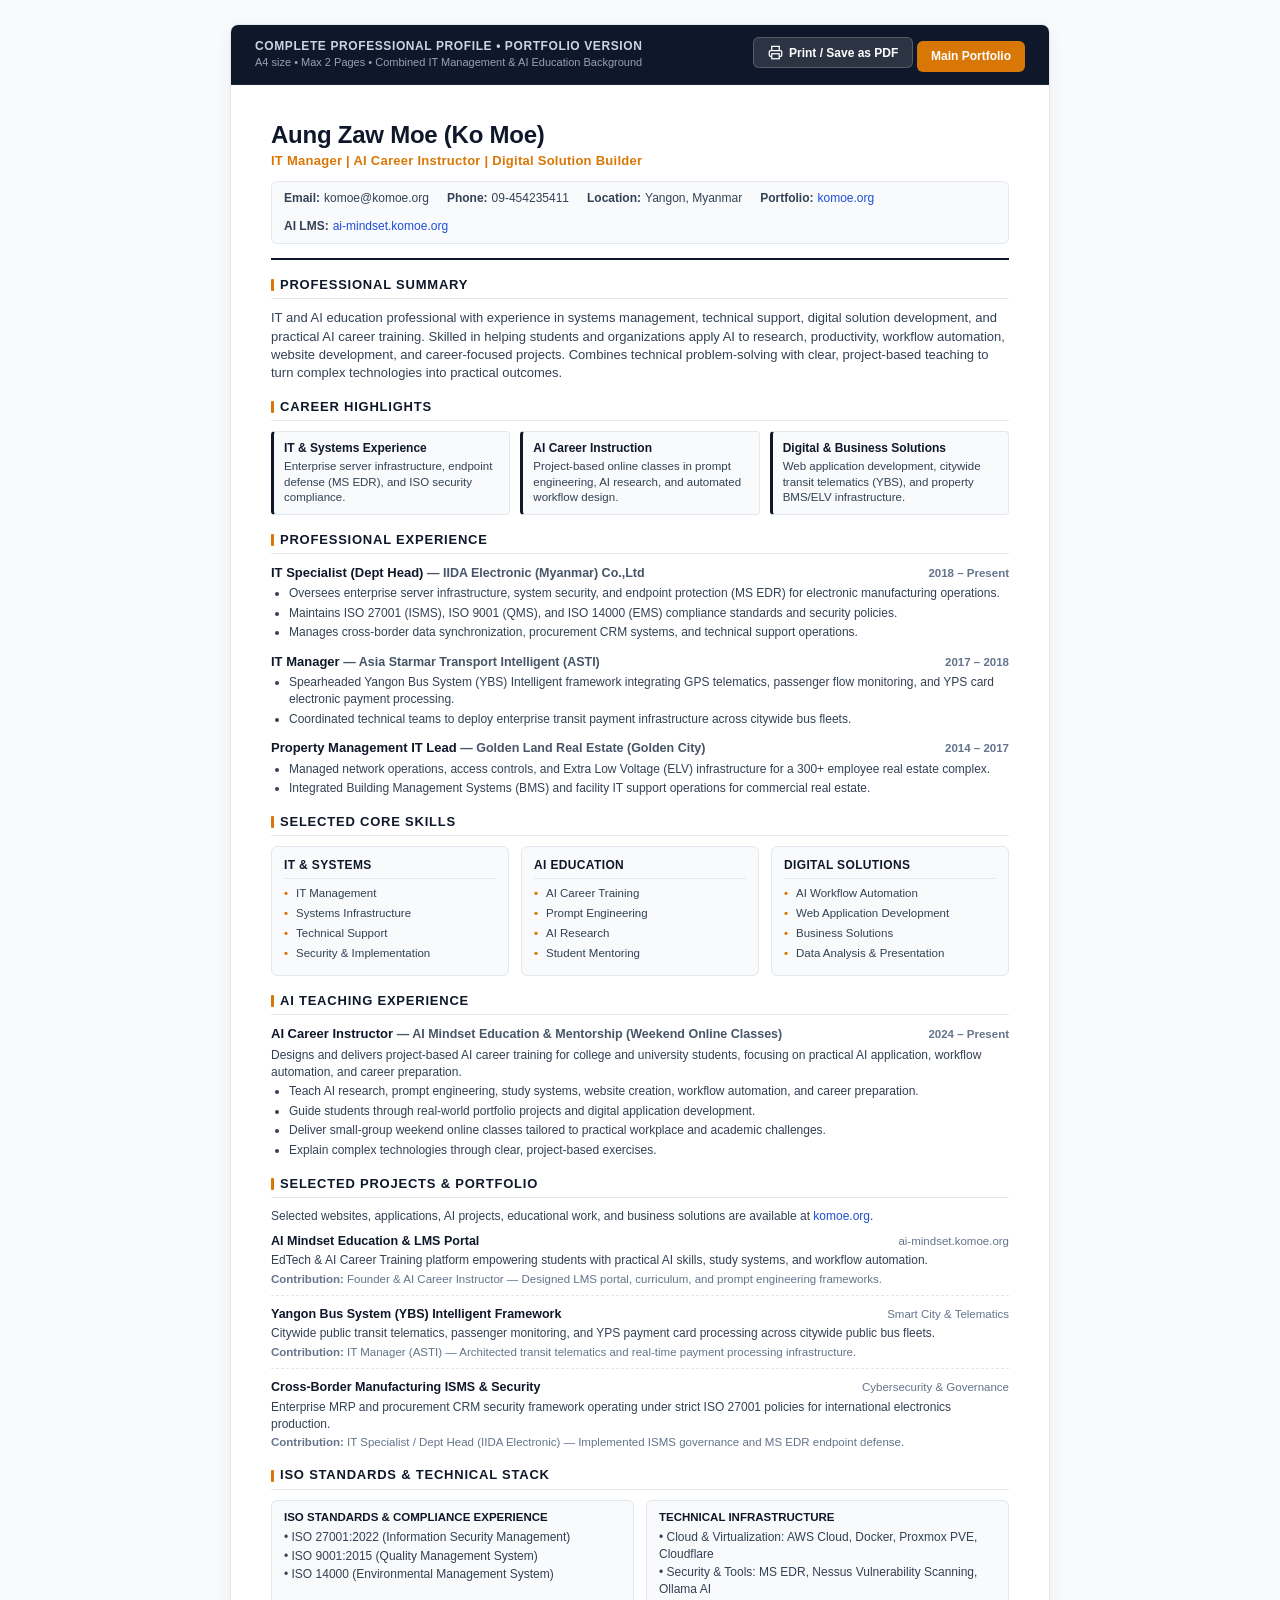
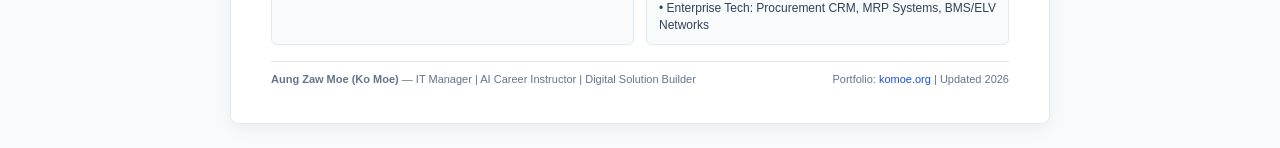
<file: public/Aung-Zaw-Moe-Professional-Profile.html>
<!DOCTYPE html>
<html lang="en">
<head>
  <meta charset="UTF-8">
  <meta name="viewport" content="width=device-width, initial-scale=1.0">
  <title>Aung Zaw Moe (Ko Moe) | Complete Professional Profile</title>
  <meta name="description" content="Complete Professional Profile for Aung Zaw Moe (Ko Moe) - IT Manager, AI Career Instructor, and Digital Solution Builder.">
  <meta name="author" content="Aung Zaw Moe (Ko Moe)">
  <link rel="canonical" href="https://komoe.org/Aung-Zaw-Moe-Professional-Profile.html">
  
  <style>
    :root {
      --primary: #0f172a;       /* Deep Navy */
      --primary-subtle: #1e293b;
      --accent: #d97706;        /* Warm Gold Accent */
      --text-main: #334155;     /* Dark Gray Body */
      --text-muted: #64748b;    /* Muted Gray */
      --bg-page: #f8fafc;
      --bg-card: #ffffff;
      --border: #e2e8f0;        /* Light Gray Divider */
      --border-dark: #cbd5e1;
    }

    * {
      box-sizing: border-box;
      margin: 0;
      padding: 0;
    }

    body {
      font-family: -apple-system, BlinkMacSystemFont, "Segoe UI", Roboto, Helvetica, Arial, sans-serif;
      color: var(--text-main);
      background-color: var(--bg-page);
      line-height: 1.4;
      font-size: 13px;
      -webkit-font-smoothing: antialiased;
    }

    a {
      color: #1d4ed8;
      text-decoration: none;
    }
    a:hover {
      text-decoration: underline;
    }

    .page-wrapper {
      max-width: 820px;
      margin: 24px auto;
      background: var(--bg-card);
      border: 1px solid var(--border);
      box-shadow: 0 4px 16px rgba(15, 23, 42, 0.06);
      border-radius: 8px;
      overflow: hidden;
    }

    .toolbar {
      background: var(--primary);
      color: #ffffff;
      padding: 12px 24px;
      display: flex;
      justify-content: space-between;
      align-items: center;
      flex-wrap: wrap;
      gap: 12px;
      border-bottom: 1px solid var(--primary-subtle);
    }
    .toolbar-title {
      font-size: 12px;
      font-weight: 700;
      letter-spacing: 0.05em;
      text-transform: uppercase;
      color: #cbd5e1;
    }
    .toolbar-note {
      font-size: 11px;
      color: #94a3b8;
    }
    .btn {
      display: inline-flex;
      align-items: center;
      gap: 6px;
      padding: 7px 14px;
      border-radius: 6px;
      font-size: 12px;
      font-weight: 600;
      cursor: pointer;
      transition: all 0.15s ease;
      text-decoration: none;
      border: none;
    }
    .btn-primary {
      background: var(--accent);
      color: #ffffff;
    }
    .btn-primary:hover {
      background: #b45309;
      text-decoration: none;
    }
    .btn-secondary {
      background: rgba(255, 255, 255, 0.12);
      color: #ffffff;
      border: 1px solid rgba(255, 255, 255, 0.2);
    }
    .btn-secondary:hover {
      background: rgba(255, 255, 255, 0.22);
      text-decoration: none;
    }

    .cv-content {
      padding: 36px 40px;
    }

    .cv-header {
      border-bottom: 2px solid var(--primary);
      padding-bottom: 14px;
      margin-bottom: 16px;
    }
    .candidate-name {
      font-size: 24px;
      font-weight: 800;
      color: var(--primary);
      letter-spacing: -0.01em;
      line-height: 1.15;
    }
    .candidate-title {
      font-size: 13px;
      font-weight: 700;
      color: var(--accent);
      margin-top: 4px;
      letter-spacing: 0.02em;
    }
    .contact-row {
      display: flex;
      flex-wrap: wrap;
      align-items: center;
      gap: 12px 18px;
      font-size: 12px;
      color: var(--text-main);
      background: #f8fafc;
      padding: 8px 12px;
      border-radius: 6px;
      border: 1px solid var(--border);
      margin-top: 10px;
    }
    .contact-item {
      display: flex;
      align-items: center;
      gap: 4px;
      white-space: nowrap;
    }

    .cv-section {
      margin-bottom: 16px;
    }
    .section-title {
      font-size: 13px;
      font-weight: 700;
      color: var(--primary);
      text-transform: uppercase;
      letter-spacing: 0.06em;
      border-bottom: 1px solid var(--border);
      padding-bottom: 4px;
      margin-bottom: 10px;
      display: flex;
      align-items: center;
      gap: 6px;
      break-after: avoid;
      page-break-after: avoid;
    }
    .section-title::before {
      content: "";
      display: inline-block;
      width: 3px;
      height: 12px;
      background-color: var(--accent);
      border-radius: 1px;
    }

    p {
      margin-bottom: 6px;
      color: var(--text-main);
      text-align: left;
    }

    .highlights-grid {
      display: grid;
      grid-template-columns: repeat(3, minmax(0, 1fr));
      gap: 10px;
      margin-bottom: 4px;
    }
    .highlight-card {
      background: #f8fafc;
      border: 1px solid var(--border);
      border-left: 3px solid var(--primary);
      padding: 8px 10px;
      border-radius: 4px;
      break-inside: avoid;
      page-break-inside: avoid;
    }
    .highlight-title {
      font-size: 12px;
      font-weight: 700;
      color: var(--primary);
      margin-bottom: 2px;
    }
    .highlight-desc {
      font-size: 11.5px;
      color: var(--text-main);
      line-height: 1.35;
    }

    .experience-entry {
      margin-bottom: 12px;
      break-inside: avoid;
      page-break-inside: avoid;
    }
    .experience-entry:last-child {
      margin-bottom: 0;
    }
    .exp-header {
      display: flex;
      justify-content: space-between;
      align-items: baseline;
      flex-wrap: wrap;
      gap: 6px;
      margin-bottom: 3px;
    }
    .exp-role {
      font-size: 13px;
      font-weight: 700;
      color: var(--primary);
    }
    .exp-company {
      font-size: 12.5px;
      font-weight: 600;
      color: #475569;
    }
    .exp-date {
      font-size: 11.5px;
      font-weight: 600;
      color: var(--text-muted);
      white-space: nowrap;
    }

    .styled-list {
      list-style-type: disc;
      padding-left: 18px;
      margin-top: 3px;
    }
    .styled-list li {
      font-size: 12px;
      margin-bottom: 3px;
      color: var(--text-main);
      line-height: 1.38;
    }

    .skills-grid {
      display: grid;
      grid-template-columns: repeat(3, minmax(0, 1fr));
      gap: 12px;
    }
    .skill-group {
      background: #f8fafc;
      border: 1px solid var(--border);
      border-radius: 6px;
      padding: 10px 12px;
      break-inside: avoid;
      page-break-inside: avoid;
    }
    .skill-group-title {
      font-size: 12px;
      font-weight: 700;
      color: var(--primary);
      text-transform: uppercase;
      letter-spacing: 0.03em;
      margin-bottom: 6px;
      padding-bottom: 4px;
      border-bottom: 1px solid var(--border);
    }
    .skill-group ul {
      list-style-type: none;
      padding: 0;
    }
    .skill-group li {
      font-size: 11.5px;
      color: var(--text-main);
      margin-bottom: 4px;
      position: relative;
      padding-left: 12px;
    }
    .skill-group li::before {
      content: "•";
      position: absolute;
      left: 0;
      color: var(--accent);
      font-weight: bold;
    }

    .project-entry {
      margin-bottom: 10px;
      padding-bottom: 8px;
      border-bottom: 1px dashed var(--border);
      break-inside: avoid;
      page-break-inside: avoid;
    }
    .project-entry:last-child {
      border-bottom: none;
      margin-bottom: 0;
      padding-bottom: 0;
    }
    .project-header {
      display: flex;
      justify-content: space-between;
      align-items: baseline;
      gap: 8px;
      margin-bottom: 2px;
    }
    .project-title {
      font-size: 12.5px;
      font-weight: 700;
      color: var(--primary);
    }
    .project-desc {
      font-size: 12px;
      color: var(--text-main);
      margin-bottom: 2px;
    }
    .project-meta {
      font-size: 11.5px;
      color: var(--text-muted);
    }

    .cert-tech-grid {
      display: grid;
      grid-template-columns: repeat(2, minmax(0, 1fr));
      gap: 12px;
    }
    .info-card {
      background: #f8fafc;
      border: 1px solid var(--border);
      padding: 8px 12px;
      border-radius: 6px;
      break-inside: avoid;
      page-break-inside: avoid;
    }
    .info-card-title {
      font-size: 11.5px;
      font-weight: 700;
      color: var(--primary);
      text-transform: uppercase;
      margin-bottom: 4px;
    }

    .cv-footer {
      border-top: 1px solid var(--border);
      padding-top: 10px;
      margin-top: 16px;
      font-size: 11px;
      color: var(--text-muted);
      display: flex;
      justify-content: space-between;
      align-items: center;
      flex-wrap: wrap;
      gap: 8px;
      break-inside: avoid;
      page-break-inside: avoid;
    }

    @page {
      size: A4;
      margin: 12mm 13mm;
    }

    @media print {
      html, body {
        background-color: #ffffff !important;
        font-size: 10pt !important;
        line-height: 1.38 !important;
        color: var(--text-main) !important;
        -webkit-print-color-adjust: exact !important;
        print-color-adjust: exact !important;
      }

      .page-wrapper {
        width: 100% !important;
        max-width: none !important;
        margin: 0 !important;
        border: none !important;
        box-shadow: none !important;
        border-radius: 0 !important;
        background: transparent !important;
      }

      .toolbar {
        display: none !important;
      }

      .cv-content {
        padding: 0 !important;
      }

      .candidate-name {
        font-size: 20pt !important;
      }

      .candidate-title {
        font-size: 10pt !important;
      }

      .contact-row {
        background: #f8fafc !important;
        border: 1px solid var(--border) !important;
        padding: 6px 10px !important;
        font-size: 9pt !important;
        gap: 8px 14px !important;
      }

      .cv-section {
        margin-bottom: 12pt !important;
      }

      .section-title {
        font-size: 10.5pt !important;
        margin-bottom: 6pt !important;
        padding-bottom: 3pt !important;
        break-after: avoid !important;
        page-break-after: avoid !important;
      }

      p {
        margin-bottom: 4pt !important;
      }

      .highlights-grid {
        gap: 8px !important;
      }

      .highlight-card {
        padding: 6px 8px !important;
        border-left: 2pt solid var(--primary) !important;
        break-inside: avoid !important;
        page-break-inside: avoid !important;
      }

      .highlight-title {
        font-size: 9.5pt !important;
      }

      .highlight-desc {
        font-size: 8.5pt !important;
      }

      .experience-entry {
        margin-bottom: 8pt !important;
        break-inside: avoid !important;
        page-break-inside: avoid !important;
      }

      .exp-role {
        font-size: 10pt !important;
      }

      .exp-company {
        font-size: 9.5pt !important;
      }

      .exp-date {
        font-size: 8.5pt !important;
      }

      .styled-list {
        padding-left: 14pt !important;
        margin-top: 2pt !important;
      }

      .styled-list li {
        font-size: 9pt !important;
        margin-bottom: 2pt !important;
      }

      .skills-grid {
        gap: 8px !important;
      }

      .skill-group {
        padding: 8px 10px !important;
        break-inside: avoid !important;
        page-break-inside: avoid !important;
      }

      .skill-group-title {
        font-size: 9pt !important;
        margin-bottom: 4pt !important;
        padding-bottom: 2pt !important;
      }

      .skill-group li {
        font-size: 8.5pt !important;
        margin-bottom: 2pt !important;
      }

      .project-entry {
        margin-bottom: 6pt !important;
        padding-bottom: 5pt !important;
        break-inside: avoid !important;
        page-break-inside: avoid !important;
      }

      .project-title {
        font-size: 9.5pt !important;
      }

      .project-desc {
        font-size: 9pt !important;
      }

      .project-meta {
        font-size: 8.5pt !important;
      }

      .info-card {
        padding: 6px 10px !important;
        break-inside: avoid !important;
        page-break-inside: avoid !important;
      }

      .info-card-title {
        font-size: 9pt !important;
      }

      .cv-footer {
        margin-top: 10pt !important;
        padding-top: 6pt !important;
        font-size: 8.5pt !important;
        break-inside: avoid !important;
        page-break-inside: avoid !important;
      }

      a {
        color: #1d4ed8 !important;
        text-decoration: underline !important;
      }
    }
  </style>
</head>
<body>

  <div class="page-wrapper">
    <!-- Toolbar for Web Visitors -->
    <div class="toolbar" id="cv-toolbar">
      <div>
        <div class="toolbar-title">Complete Professional Profile • Portfolio Version</div>
        <div class="toolbar-note">A4 size • Max 2 Pages • Combined IT Management & AI Education Background</div>
      </div>
      <div>
        <button onclick="window.print()" class="btn btn-secondary">
          <svg width="15" height="15" viewBox="0 0 24 24" fill="none" stroke="currentColor" stroke-width="2"><polyline points="6 9 6 2 18 2 18 9"></polyline><path d="M6 18H4a2 2 0 0 1-2-2v-5a2 2 0 0 1 2-2h16a2 2 0 0 1 2 2v5a2 2 0 0 1-2 2h-2"></path><rect x="6" y="14" width="12" height="8"></rect></svg>
          Print / Save as PDF
        </button>
        <a href="https://komoe.org/" class="btn btn-primary" target="_blank" rel="noopener noreferrer">
          Main Portfolio
        </a>
      </div>
    </div>

    <!-- CV Content Body -->
    <main class="cv-content">
      
      <!-- 1. HEADER -->
      <header class="cv-header">
        <div>
          <h1 class="candidate-name">Aung Zaw Moe (Ko Moe)</h1>
          <div class="candidate-title">IT Manager | AI Career Instructor | Digital Solution Builder</div>
        </div>
        <div class="contact-row">
          <div class="contact-item"><strong>Email:</strong> komoe@komoe.org</div>
          <div class="contact-item"><strong>Phone:</strong> 09-454235411</div>
          <div class="contact-item"><strong>Location:</strong> Yangon, Myanmar</div>
          <div class="contact-item"><strong>Portfolio:</strong> <a href="https://komoe.org/" target="_blank" rel="noopener noreferrer">komoe.org</a></div>
          <div class="contact-item"><strong>AI LMS:</strong> <a href="https://ai-mindset.komoe.org/" target="_blank" rel="noopener noreferrer">ai-mindset.komoe.org</a></div>
        </div>
      </header>

      <!-- 2. SUMMARY -->
      <section class="cv-section">
        <h2 class="section-title">Professional Summary</h2>
        <p>
          IT and AI education professional with experience in systems management, technical support, digital solution development, and practical AI career training. Skilled in helping students and organizations apply AI to research, productivity, workflow automation, website development, and career-focused projects. Combines technical problem-solving with clear, project-based teaching to turn complex technologies into practical outcomes.
        </p>
      </section>

      <!-- 3. CAREER HIGHLIGHTS -->
      <section class="cv-section">
        <h2 class="section-title">Career Highlights</h2>
        <div class="highlights-grid">
          <div class="highlight-card">
            <div class="highlight-title">IT & Systems Experience</div>
            <div class="highlight-desc">Enterprise server infrastructure, endpoint defense (MS EDR), and ISO security compliance.</div>
          </div>
          <div class="highlight-card">
            <div class="highlight-title">AI Career Instruction</div>
            <div class="highlight-desc">Project-based online classes in prompt engineering, AI research, and automated workflow design.</div>
          </div>
          <div class="highlight-card">
            <div class="highlight-title">Digital & Business Solutions</div>
            <div class="highlight-desc">Web application development, citywide transit telematics (YBS), and property BMS/ELV infrastructure.</div>
          </div>
        </div>
      </section>

      <!-- 4. PROFESSIONAL EXPERIENCE -->
      <section class="cv-section">
        <h2 class="section-title">Professional Experience</h2>
        
        <div class="experience-entry">
          <div class="exp-header">
            <div>
              <span class="exp-role">IT Specialist (Dept Head)</span>
              <span class="exp-company"> — IIDA Electronic (Myanmar) Co.,Ltd</span>
            </div>
            <span class="exp-date">2018 – Present</span>
          </div>
          <ul class="styled-list">
            <li>Oversees enterprise server infrastructure, system security, and endpoint protection (MS EDR) for electronic manufacturing operations.</li>
            <li>Maintains ISO 27001 (ISMS), ISO 9001 (QMS), and ISO 14000 (EMS) compliance standards and security policies.</li>
            <li>Manages cross-border data synchronization, procurement CRM systems, and technical support operations.</li>
          </ul>
        </div>

        <div class="experience-entry">
          <div class="exp-header">
            <div>
              <span class="exp-role">IT Manager</span>
              <span class="exp-company"> — Asia Starmar Transport Intelligent (ASTI)</span>
            </div>
            <span class="exp-date">2017 – 2018</span>
          </div>
          <ul class="styled-list">
            <li>Spearheaded Yangon Bus System (YBS) Intelligent framework integrating GPS telematics, passenger flow monitoring, and YPS card electronic payment processing.</li>
            <li>Coordinated technical teams to deploy enterprise transit payment infrastructure across citywide bus fleets.</li>
          </ul>
        </div>

        <div class="experience-entry">
          <div class="exp-header">
            <div>
              <span class="exp-role">Property Management IT Lead</span>
              <span class="exp-company"> — Golden Land Real Estate (Golden City)</span>
            </div>
            <span class="exp-date">2014 – 2017</span>
          </div>
          <ul class="styled-list">
            <li>Managed network operations, access controls, and Extra Low Voltage (ELV) infrastructure for a 300+ employee real estate complex.</li>
            <li>Integrated Building Management Systems (BMS) and facility IT support operations for commercial real estate.</li>
          </ul>
        </div>
      </section>

      <!-- 5. CORE SKILLS -->
      <section class="cv-section">
        <h2 class="section-title">Selected Core Skills</h2>
        <div class="skills-grid">
          <div class="skill-group">
            <div class="skill-group-title">IT & Systems</div>
            <ul>
              <li>IT Management</li>
              <li>Systems Infrastructure</li>
              <li>Technical Support</li>
              <li>Security & Implementation</li>
            </ul>
          </div>
          <div class="skill-group">
            <div class="skill-group-title">AI Education</div>
            <ul>
              <li>AI Career Training</li>
              <li>Prompt Engineering</li>
              <li>AI Research</li>
              <li>Student Mentoring</li>
            </ul>
          </div>
          <div class="skill-group">
            <div class="skill-group-title">Digital Solutions</div>
            <ul>
              <li>AI Workflow Automation</li>
              <li>Web Application Development</li>
              <li>Business Solutions</li>
              <li>Data Analysis & Presentation</li>
            </ul>
          </div>
        </div>
      </section>

      <!-- 6. AI TEACHING EXPERIENCE -->
      <section class="cv-section">
        <h2 class="section-title">AI Teaching Experience</h2>
        <div class="experience-entry">
          <div class="exp-header">
            <div>
              <span class="exp-role">AI Career Instructor</span>
              <span class="exp-company"> — AI Mindset Education & Mentorship (Weekend Online Classes)</span>
            </div>
            <span class="exp-date">2024 – Present</span>
          </div>
          <p class="project-desc" style="margin-top: 3px;">
            Designs and delivers project-based AI career training for college and university students, focusing on practical AI application, workflow automation, and career preparation.
          </p>
          <ul class="styled-list">
            <li>Teach AI research, prompt engineering, study systems, website creation, workflow automation, and career preparation.</li>
            <li>Guide students through real-world portfolio projects and digital application development.</li>
            <li>Deliver small-group weekend online classes tailored to practical workplace and academic challenges.</li>
            <li>Explain complex technologies through clear, project-based exercises.</li>
          </ul>
        </div>
      </section>

      <!-- 7. SELECTED PROJECTS & PORTFOLIO -->
      <section class="cv-section">
        <h2 class="section-title">Selected Projects & Portfolio</h2>
        <p class="project-desc" style="margin-bottom: 8px;">
          Selected websites, applications, AI projects, educational work, and business solutions are available at <a href="https://komoe.org/" target="_blank" rel="noopener noreferrer">komoe.org</a>.
        </p>

        <div class="project-entry">
          <div class="project-header">
            <span class="project-title">AI Mindset Education & LMS Portal</span>
            <a href="https://ai-mindset.komoe.org/" target="_blank" rel="noopener noreferrer" class="project-meta">ai-mindset.komoe.org</a>
          </div>
          <div class="project-desc">EdTech & AI Career Training platform empowering students with practical AI skills, study systems, and workflow automation.</div>
          <div class="project-meta"><strong>Contribution:</strong> Founder & AI Career Instructor — Designed LMS portal, curriculum, and prompt engineering frameworks.</div>
        </div>

        <div class="project-entry">
          <div class="project-header">
            <span class="project-title">Yangon Bus System (YBS) Intelligent Framework</span>
            <span class="project-meta">Smart City & Telematics</span>
          </div>
          <div class="project-desc">Citywide public transit telematics, passenger monitoring, and YPS payment card processing across citywide public bus fleets.</div>
          <div class="project-meta"><strong>Contribution:</strong> IT Manager (ASTI) — Architected transit telematics and real-time payment processing infrastructure.</div>
        </div>

        <div class="project-entry">
          <div class="project-header">
            <span class="project-title">Cross-Border Manufacturing ISMS & Security</span>
            <span class="project-meta">Cybersecurity & Governance</span>
          </div>
          <div class="project-desc">Enterprise MRP and procurement CRM security framework operating under strict ISO 27001 policies for international electronics production.</div>
          <div class="project-meta"><strong>Contribution:</strong> IT Specialist / Dept Head (IIDA Electronic) — Implemented ISMS governance and MS EDR endpoint defense.</div>
        </div>
      </section>

      <!-- 8. TECHNICAL STACK & ISO COMPLIANCE -->
      <section class="cv-section">
        <h2 class="section-title">ISO Standards & Technical Stack</h2>
        <div class="cert-tech-grid">
          <div class="info-card">
            <div class="info-card-title">ISO Standards & Compliance Experience</div>
            <div class="project-desc">• ISO 27001:2022 (Information Security Management)</div>
            <div class="project-desc">• ISO 9001:2015 (Quality Management System)</div>
            <div class="project-desc">• ISO 14000 (Environmental Management System)</div>
          </div>
          <div class="info-card">
            <div class="info-card-title">Technical Infrastructure</div>
            <div class="project-desc">• Cloud & Virtualization: AWS Cloud, Docker, Proxmox PVE, Cloudflare</div>
            <div class="project-desc">• Security & Tools: MS EDR, Nessus Vulnerability Scanning, Ollama AI</div>
            <div class="project-desc">• Enterprise Tech: Procurement CRM, MRP Systems, BMS/ELV Networks</div>
          </div>
        </div>
      </section>

      <!-- FOOTER -->
      <footer class="cv-footer">
        <div>
          <strong>Aung Zaw Moe (Ko Moe)</strong> — IT Manager | AI Career Instructor | Digital Solution Builder
        </div>
        <div>
          Portfolio: <a href="https://komoe.org/" target="_blank" rel="noopener noreferrer">komoe.org</a> | Updated 2026
        </div>
      </footer>

    </main>
  </div>

</body>
</html>
</file>
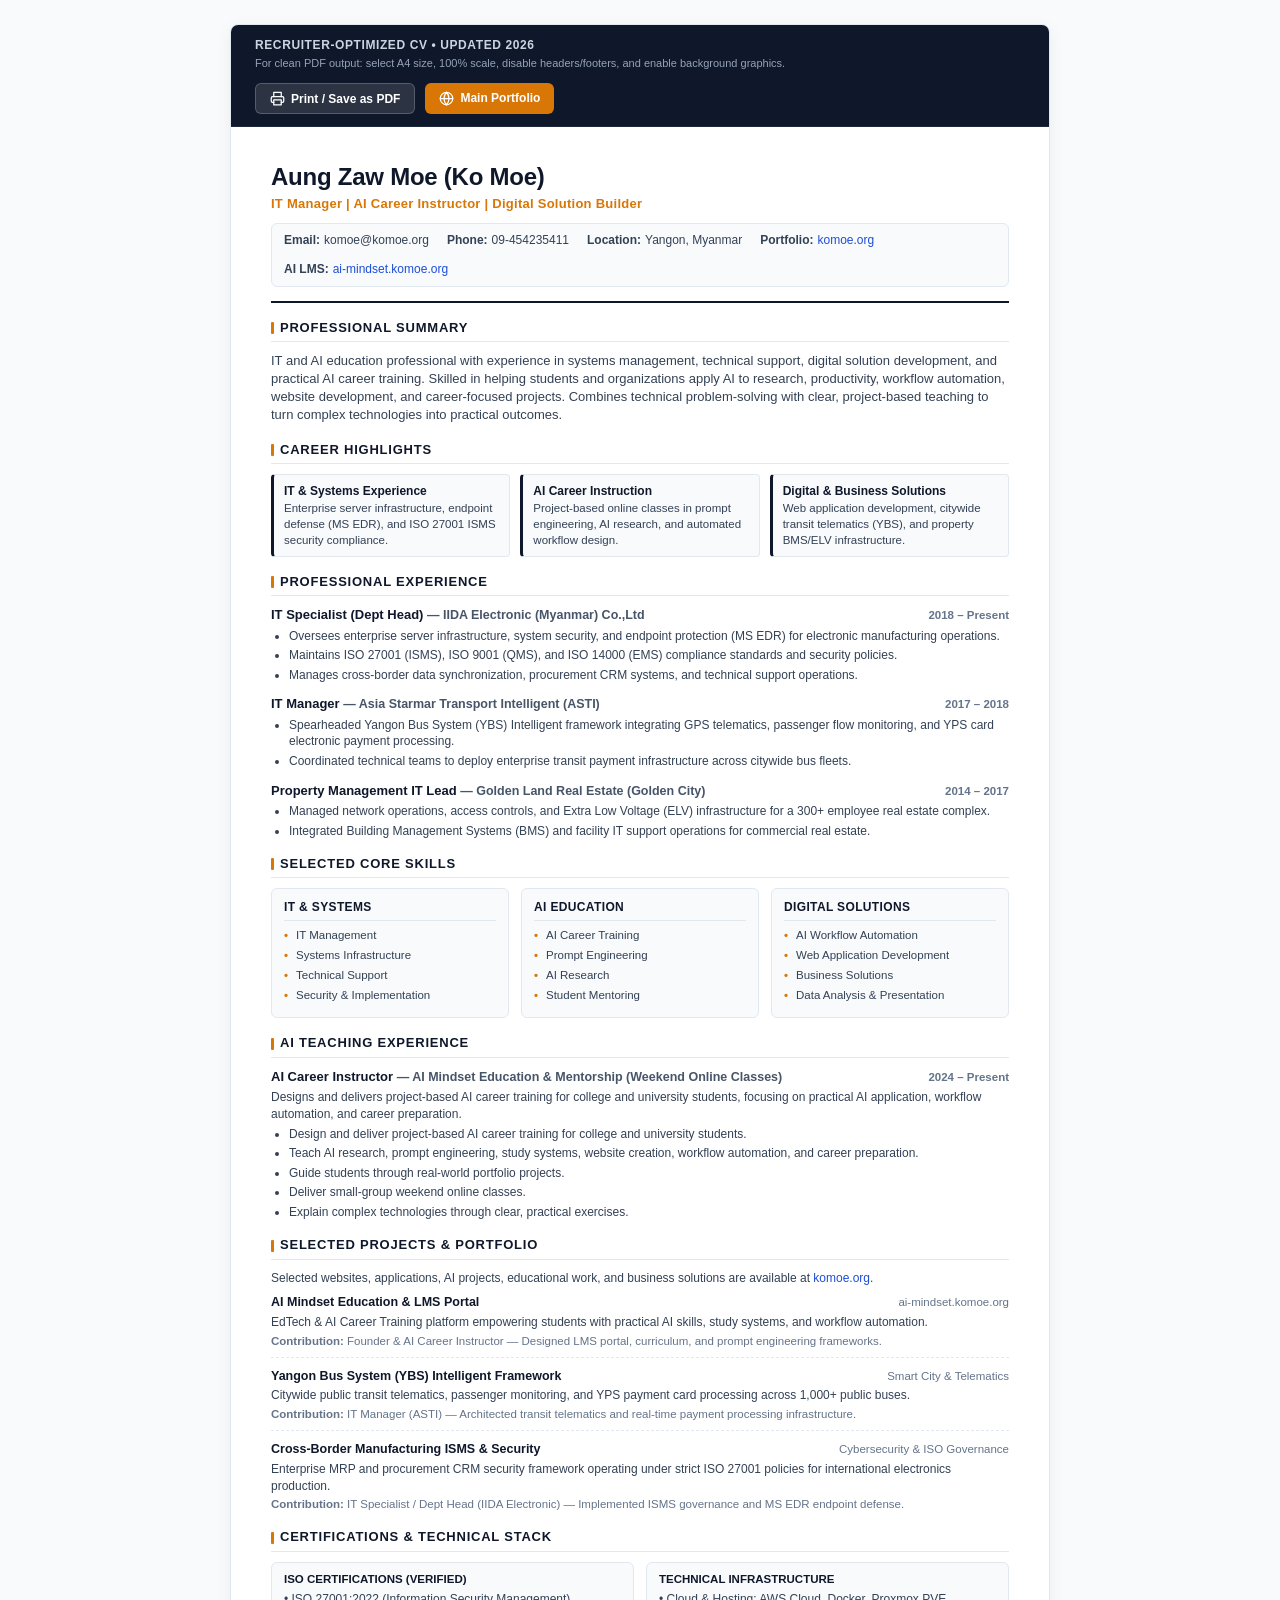
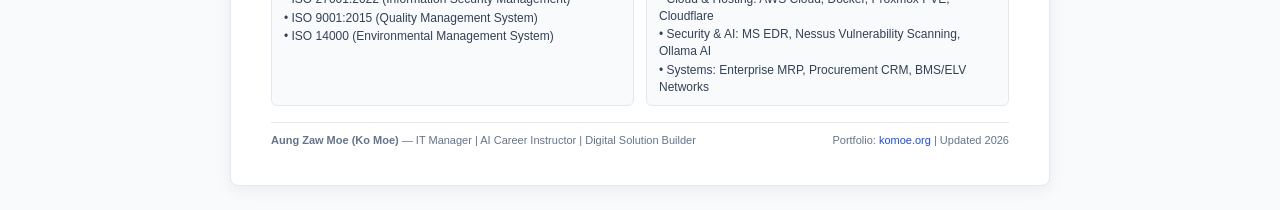
<file: public/ko-moe-summary-cv.html>
<!DOCTYPE html>
<html lang="en">
<head>
  <meta charset="UTF-8">
  <meta name="viewport" content="width=device-width, initial-scale=1.0">
  <title>Aung Zaw Moe (Ko Moe) | Professional CV</title>
  <meta name="description" content="Recruiter-friendly professional CV of Aung Zaw Moe (Ko Moe) - IT Manager, AI Career Instructor, and Digital Solution Builder.">
  <meta name="author" content="Aung Zaw Moe (Ko Moe)">
  <link rel="canonical" href="https://komoe.org/ko-moe-summary-cv.html">
  
  <!-- Structured Data / Person Schema -->
  <script type="application/ld+json">
  {
    "@context": "https://schema.org",
    "@type": "Person",
    "name": "Aung Zaw Moe",
    "alternateName": "Ko Moe",
    "jobTitle": "IT Manager | AI Career Instructor | Digital Solution Builder",
    "url": "https://komoe.org/",
    "email": "komoe@komoe.org",
    "telephone": "09-454235411",
    "address": {
      "@type": "PostalAddress",
      "addressLocality": "Yangon",
      "addressCountry": "MM"
    },
    "sameAs": [
      "https://ai-mindset.komoe.org/",
      "https://www.linkedin.com/in/aung-zaw-moe-ko-moe/",
      "https://www.facebook.com/profile.php?id=61570808135698"
    ],
    "knowsAbout": [
      "IT Management",
      "Systems Infrastructure",
      "AI Career Training",
      "Prompt Engineering",
      "Workflow Automation",
      "ISO 27001 ISMS"
    ]
  }
  </script>

  <style>
    /* CSS Variables & Theme Reset */
    :root {
      --primary: #0f172a;       /* Deep Navy */
      --primary-subtle: #1e293b;
      --accent: #d97706;        /* Warm Gold Accent */
      --text-main: #334155;     /* Dark Gray Body */
      --text-muted: #64748b;    /* Muted Gray */
      --bg-page: #f8fafc;
      --bg-card: #ffffff;
      --border: #e2e8f0;        /* Light Gray Divider */
      --border-dark: #cbd5e1;
    }

    * {
      box-sizing: border-box;
      margin: 0;
      padding: 0;
    }

    body {
      font-family: -apple-system, BlinkMacSystemFont, "Segoe UI", Roboto, Helvetica, Arial, sans-serif;
      color: var(--text-main);
      background-color: var(--bg-page);
      line-height: 1.4;
      font-size: 13px;
      -webkit-font-smoothing: antialiased;
    }

    a {
      color: #1d4ed8;
      text-decoration: none;
    }
    a:hover {
      text-decoration: underline;
    }

    /* Screen Wrapper */
    .page-wrapper {
      max-width: 820px;
      margin: 24px auto;
      background: var(--bg-card);
      border: 1px solid var(--border);
      box-shadow: 0 4px 16px rgba(15, 23, 42, 0.06);
      border-radius: 8px;
      overflow: hidden;
    }

    /* Action Toolbar (Screen only) */
    .toolbar {
      background: var(--primary);
      color: #ffffff;
      padding: 12px 24px;
      display: flex;
      justify-content: space-between;
      align-items: center;
      flex-wrap: wrap;
      gap: 12px;
      border-bottom: 1px solid var(--primary-subtle);
    }
    .toolbar-info {
      display: flex;
      flex-direction: column;
      gap: 2px;
    }
    .toolbar-title {
      font-size: 12px;
      font-weight: 700;
      letter-spacing: 0.05em;
      text-transform: uppercase;
      color: #cbd5e1;
    }
    .toolbar-note {
      font-size: 11px;
      color: #94a3b8;
    }
    .toolbar-actions {
      display: flex;
      gap: 10px;
    }
    .btn {
      display: inline-flex;
      align-items: center;
      gap: 6px;
      padding: 7px 14px;
      border-radius: 6px;
      font-size: 12px;
      font-weight: 600;
      cursor: pointer;
      transition: all 0.15s ease;
      text-decoration: none;
      border: none;
    }
    .btn-primary {
      background: var(--accent);
      color: #ffffff;
    }
    .btn-primary:hover {
      background: #b45309;
      text-decoration: none;
    }
    .btn-secondary {
      background: rgba(255, 255, 255, 0.12);
      color: #ffffff;
      border: 1px solid rgba(255, 255, 255, 0.2);
    }
    .btn-secondary:hover {
      background: rgba(255, 255, 255, 0.22);
      text-decoration: none;
    }

    /* Main CV Canvas */
    .cv-content {
      padding: 36px 40px;
    }

    /* 1. Header */
    .cv-header {
      border-bottom: 2px solid var(--primary);
      padding-bottom: 14px;
      margin-bottom: 16px;
    }
    .header-top {
      display: flex;
      justify-content: space-between;
      align-items: flex-start;
      flex-wrap: wrap;
      gap: 12px;
      margin-bottom: 10px;
    }
    .candidate-name {
      font-size: 24px;
      font-weight: 800;
      color: var(--primary);
      letter-spacing: -0.01em;
      line-height: 1.15;
    }
    .candidate-title {
      font-size: 13px;
      font-weight: 700;
      color: var(--accent);
      margin-top: 4px;
      letter-spacing: 0.02em;
    }
    .contact-row {
      display: flex;
      flex-wrap: wrap;
      align-items: center;
      gap: 12px 18px;
      font-size: 12px;
      color: var(--text-main);
      background: #f8fafc;
      padding: 8px 12px;
      border-radius: 6px;
      border: 1px solid var(--border);
    }
    .contact-item {
      display: flex;
      align-items: center;
      gap: 4px;
      white-space: nowrap;
    }

    /* Section Styling */
    .cv-section {
      margin-bottom: 16px;
    }
    .section-title {
      font-size: 13px;
      font-weight: 700;
      color: var(--primary);
      text-transform: uppercase;
      letter-spacing: 0.06em;
      border-bottom: 1px solid var(--border);
      padding-bottom: 4px;
      margin-bottom: 10px;
      display: flex;
      align-items: center;
      gap: 6px;
      break-after: avoid;
      page-break-after: avoid;
    }
    .section-title::before {
      content: "";
      display: inline-block;
      width: 3px;
      height: 12px;
      background-color: var(--accent);
      border-radius: 1px;
    }

    p {
      margin-bottom: 6px;
      color: var(--text-main);
      text-align: left;
    }

    /* 3 Career Highlights Row */
    .highlights-grid {
      display: grid;
      grid-template-columns: repeat(3, minmax(0, 1fr));
      gap: 10px;
      margin-bottom: 4px;
    }
    .highlight-card {
      background: #f8fafc;
      border: 1px solid var(--border);
      border-left: 3px solid var(--primary);
      padding: 8px 10px;
      border-radius: 4px;
      break-inside: avoid;
      page-break-inside: avoid;
    }
    .highlight-title {
      font-size: 12px;
      font-weight: 700;
      color: var(--primary);
      margin-bottom: 2px;
    }
    .highlight-desc {
      font-size: 11.5px;
      color: var(--text-main);
      line-height: 1.35;
    }

    /* Experience Items */
    .experience-entry {
      margin-bottom: 12px;
      break-inside: avoid;
      page-break-inside: avoid;
    }
    .experience-entry:last-child {
      margin-bottom: 0;
    }
    .exp-header {
      display: flex;
      justify-content: space-between;
      align-items: baseline;
      flex-wrap: wrap;
      gap: 6px;
      margin-bottom: 3px;
    }
    .exp-role {
      font-size: 13px;
      font-weight: 700;
      color: var(--primary);
    }
    .exp-company {
      font-size: 12.5px;
      font-weight: 600;
      color: #475569;
    }
    .exp-date {
      font-size: 11.5px;
      font-weight: 600;
      color: var(--text-muted);
      white-space: nowrap;
    }

    .styled-list {
      list-style-type: disc;
      padding-left: 18px;
      margin-top: 3px;
    }
    .styled-list li {
      font-size: 12px;
      margin-bottom: 3px;
      color: var(--text-main);
      line-height: 1.38;
    }

    /* Skills Columns */
    .skills-grid {
      display: grid;
      grid-template-columns: repeat(3, minmax(0, 1fr));
      gap: 12px;
    }
    .skill-group {
      background: #f8fafc;
      border: 1px solid var(--border);
      border-radius: 6px;
      padding: 10px 12px;
      break-inside: avoid;
      page-break-inside: avoid;
    }
    .skill-group-title {
      font-size: 12px;
      font-weight: 700;
      color: var(--primary);
      text-transform: uppercase;
      letter-spacing: 0.03em;
      margin-bottom: 6px;
      padding-bottom: 4px;
      border-bottom: 1px solid var(--border);
    }
    .skill-group ul {
      list-style-type: none;
      padding: 0;
    }
    .skill-group li {
      font-size: 11.5px;
      color: var(--text-main);
      margin-bottom: 4px;
      position: relative;
      padding-left: 12px;
    }
    .skill-group li::before {
      content: "•";
      position: absolute;
      left: 0;
      color: var(--accent);
      font-weight: bold;
    }

    /* Portfolio Selected Projects */
    .project-entry {
      margin-bottom: 10px;
      padding-bottom: 8px;
      border-bottom: 1px dashed var(--border);
      break-inside: avoid;
      page-break-inside: avoid;
    }
    .project-entry:last-child {
      border-bottom: none;
      margin-bottom: 0;
      padding-bottom: 0;
    }
    .project-header {
      display: flex;
      justify-content: space-between;
      align-items: baseline;
      gap: 8px;
      margin-bottom: 2px;
    }
    .project-title {
      font-size: 12.5px;
      font-weight: 700;
      color: var(--primary);
    }
    .project-desc {
      font-size: 12px;
      color: var(--text-main);
      margin-bottom: 2px;
    }
    .project-meta {
      font-size: 11.5px;
      color: var(--text-muted);
    }

    /* Tech Stack / Certs Horizontal Row */
    .cert-tech-grid {
      display: grid;
      grid-template-columns: repeat(2, minmax(0, 1fr));
      gap: 12px;
    }
    .info-card {
      background: #f8fafc;
      border: 1px solid var(--border);
      padding: 8px 12px;
      border-radius: 6px;
      break-inside: avoid;
      page-break-inside: avoid;
    }
    .info-card-title {
      font-size: 11.5px;
      font-weight: 700;
      color: var(--primary);
      text-transform: uppercase;
      margin-bottom: 4px;
    }

    /* Footer */
    .cv-footer {
      border-top: 1px solid var(--border);
      padding-top: 10px;
      margin-top: 16px;
      font-size: 11px;
      color: var(--text-muted);
      display: flex;
      justify-content: space-between;
      align-items: center;
      flex-wrap: wrap;
      gap: 8px;
      break-inside: avoid;
      page-break-inside: avoid;
    }

    /* PRINT SPECIFIC RECRUITER-FRIENDLY A4 STYLES */
    @page {
      size: A4;
      margin: 12mm 13mm;
    }

    @media print {
      html, body {
        background-color: #ffffff !important;
        font-size: 10pt !important;
        line-height: 1.38 !important;
        color: var(--text-main) !important;
        -webkit-print-color-adjust: exact !important;
        print-color-adjust: exact !important;
      }

      .page-wrapper {
        width: 100% !important;
        max-width: none !important;
        margin: 0 !important;
        border: none !important;
        box-shadow: none !important;
        border-radius: 0 !important;
        background: transparent !important;
      }

      .toolbar {
        display: none !important;
      }

      .cv-content {
        padding: 0 !important;
      }

      .candidate-name {
        font-size: 20pt !important;
      }

      .candidate-title {
        font-size: 10pt !important;
      }

      .contact-row {
        background: #f8fafc !important;
        border: 1px solid var(--border) !important;
        padding: 6px 10px !important;
        font-size: 9pt !important;
        gap: 8px 14px !important;
      }

      .cv-section {
        margin-bottom: 12pt !important;
      }

      .section-title {
        font-size: 10.5pt !important;
        margin-bottom: 6pt !important;
        padding-bottom: 3pt !important;
        break-after: avoid !important;
        page-break-after: avoid !important;
      }

      p {
        margin-bottom: 4pt !important;
      }

      .highlights-grid {
        gap: 8px !important;
      }

      .highlight-card {
        padding: 6px 8px !important;
        border-left: 2pt solid var(--primary) !important;
        break-inside: avoid !important;
        page-break-inside: avoid !important;
      }

      .highlight-title {
        font-size: 9.5pt !important;
      }

      .highlight-desc {
        font-size: 8.5pt !important;
      }

      .experience-entry {
        margin-bottom: 8pt !important;
        break-inside: avoid !important;
        page-break-inside: avoid !important;
      }

      .exp-role {
        font-size: 10pt !important;
      }

      .exp-company {
        font-size: 9.5pt !important;
      }

      .exp-date {
        font-size: 8.5pt !important;
      }

      .styled-list {
        padding-left: 14pt !important;
        margin-top: 2pt !important;
      }

      .styled-list li {
        font-size: 9pt !important;
        margin-bottom: 2pt !important;
      }

      .skills-grid {
        gap: 8px !important;
      }

      .skill-group {
        padding: 8px 10px !important;
        break-inside: avoid !important;
        page-break-inside: avoid !important;
      }

      .skill-group-title {
        font-size: 9pt !important;
        margin-bottom: 4pt !important;
        padding-bottom: 2pt !important;
      }

      .skill-group li {
        font-size: 8.5pt !important;
        margin-bottom: 2pt !important;
      }

      .project-entry {
        margin-bottom: 6pt !important;
        padding-bottom: 5pt !important;
        break-inside: avoid !important;
        page-break-inside: avoid !important;
      }

      .project-title {
        font-size: 9.5pt !important;
      }

      .project-desc {
        font-size: 9pt !important;
      }

      .project-meta {
        font-size: 8.5pt !important;
      }

      .info-card {
        padding: 6px 10px !important;
        break-inside: avoid !important;
        page-break-inside: avoid !important;
      }

      .info-card-title {
        font-size: 9pt !important;
      }

      .cv-footer {
        margin-top: 10pt !important;
        padding-top: 6pt !important;
        font-size: 8.5pt !important;
        break-inside: avoid !important;
        page-break-inside: avoid !important;
      }

      a {
        color: #1d4ed8 !important;
        text-decoration: underline !important;
      }
    }
  </style>
</head>
<body>

  <div class="page-wrapper">
    <!-- Toolbar for Web Visitors (Hidden in Print) -->
    <div class="toolbar" id="cv-toolbar">
      <div class="toolbar-info">
        <div class="toolbar-title">Recruiter-Optimized CV • Updated 2026</div>
        <div class="toolbar-note">For clean PDF output: select A4 size, 100% scale, disable headers/footers, and enable background graphics.</div>
      </div>
      <div class="toolbar-actions">
        <button onclick="window.print()" class="btn btn-secondary" aria-label="Print or Save CV as PDF">
          <svg width="15" height="15" viewBox="0 0 24 24" fill="none" stroke="currentColor" stroke-width="2" stroke-linecap="round" stroke-linejoin="round"><polyline points="6 9 6 2 18 2 18 9"></polyline><path d="M6 18H4a2 2 0 0 1-2-2v-5a2 2 0 0 1 2-2h16a2 2 0 0 1 2 2v5a2 2 0 0 1-2 2h-2"></path><rect x="6" y="14" width="12" height="8"></rect></svg>
          Print / Save as PDF
        </button>
        <a href="https://komoe.org/" class="btn btn-primary" target="_blank" rel="noopener noreferrer">
          <svg width="15" height="15" viewBox="0 0 24 24" fill="none" stroke="currentColor" stroke-width="2" stroke-linecap="round" stroke-linejoin="round"><circle cx="12" cy="12" r="10"></circle><line x1="2" y1="12" x2="22" y2="12"></line><path d="M12 2a15.3 15.3 0 0 1 4 10 15.3 15.3 0 0 1-4 10 15.3 15.3 0 0 1-4-10 15.3 15.3 0 0 1 4-10z"></path></svg>
          Main Portfolio
        </a>
      </div>
    </div>

    <!-- CV Content Body -->
    <main class="cv-content">
      
      <!-- 1. HEADER -->
      <header class="cv-header">
        <div class="header-top">
          <div>
            <h1 class="candidate-name">Aung Zaw Moe (Ko Moe)</h1>
            <div class="candidate-title">IT Manager | AI Career Instructor | Digital Solution Builder</div>
          </div>
        </div>
        <div class="contact-row">
          <div class="contact-item"><strong>Email:</strong> komoe@komoe.org</div>
          <div class="contact-item"><strong>Phone:</strong> 09-454235411</div>
          <div class="contact-item"><strong>Location:</strong> Yangon, Myanmar</div>
          <div class="contact-item"><strong>Portfolio:</strong> <a href="https://komoe.org/" target="_blank" rel="noopener noreferrer">komoe.org</a></div>
          <div class="contact-item"><strong>AI LMS:</strong> <a href="https://ai-mindset.komoe.org/" target="_blank" rel="noopener noreferrer">ai-mindset.komoe.org</a></div>
        </div>
      </header>

      <!-- 2. FOCUSED PROFESSIONAL SUMMARY -->
      <section class="cv-section">
        <h2 class="section-title">Professional Summary</h2>
        <p>
          IT and AI education professional with experience in systems management, technical support, digital solution development, and practical AI career training. Skilled in helping students and organizations apply AI to research, productivity, workflow automation, website development, and career-focused projects. Combines technical problem-solving with clear, project-based teaching to turn complex technologies into practical outcomes.
        </p>
      </section>

      <!-- 3. THREE CAREER HIGHLIGHTS -->
      <section class="cv-section">
        <h2 class="section-title">Career Highlights</h2>
        <div class="highlights-grid">
          <div class="highlight-card">
            <div class="highlight-title">IT & Systems Experience</div>
            <div class="highlight-desc">Enterprise server infrastructure, endpoint defense (MS EDR), and ISO 27001 ISMS security compliance.</div>
          </div>
          <div class="highlight-card">
            <div class="highlight-title">AI Career Instruction</div>
            <div class="highlight-desc">Project-based online classes in prompt engineering, AI research, and automated workflow design.</div>
          </div>
          <div class="highlight-card">
            <div class="highlight-title">Digital & Business Solutions</div>
            <div class="highlight-desc">Web application development, citywide transit telematics (YBS), and property BMS/ELV infrastructure.</div>
          </div>
        </div>
      </section>

      <!-- 4. PROFESSIONAL EXPERIENCE -->
      <section class="cv-section">
        <h2 class="section-title">Professional Experience</h2>
        
        <div class="experience-entry">
          <div class="exp-header">
            <div>
              <span class="exp-role">IT Specialist (Dept Head)</span>
              <span class="exp-company"> — IIDA Electronic (Myanmar) Co.,Ltd</span>
            </div>
            <span class="exp-date">2018 – Present</span>
          </div>
          <ul class="styled-list">
            <li>Oversees enterprise server infrastructure, system security, and endpoint protection (MS EDR) for electronic manufacturing operations.</li>
            <li>Maintains ISO 27001 (ISMS), ISO 9001 (QMS), and ISO 14000 (EMS) compliance standards and security policies.</li>
            <li>Manages cross-border data synchronization, procurement CRM systems, and technical support operations.</li>
          </ul>
        </div>

        <div class="experience-entry">
          <div class="exp-header">
            <div>
              <span class="exp-role">IT Manager</span>
              <span class="exp-company"> — Asia Starmar Transport Intelligent (ASTI)</span>
            </div>
            <span class="exp-date">2017 – 2018</span>
          </div>
          <ul class="styled-list">
            <li>Spearheaded Yangon Bus System (YBS) Intelligent framework integrating GPS telematics, passenger flow monitoring, and YPS card electronic payment processing.</li>
            <li>Coordinated technical teams to deploy enterprise transit payment infrastructure across citywide bus fleets.</li>
          </ul>
        </div>

        <div class="experience-entry">
          <div class="exp-header">
            <div>
              <span class="exp-role">Property Management IT Lead</span>
              <span class="exp-company"> — Golden Land Real Estate (Golden City)</span>
            </div>
            <span class="exp-date">2014 – 2017</span>
          </div>
          <ul class="styled-list">
            <li>Managed network operations, access controls, and Extra Low Voltage (ELV) infrastructure for a 300+ employee real estate complex.</li>
            <li>Integrated Building Management Systems (BMS) and facility IT support operations for commercial real estate.</li>
          </ul>
        </div>
      </section>

      <!-- 5. SELECTED CORE SKILLS -->
      <section class="cv-section">
        <h2 class="section-title">Selected Core Skills</h2>
        <div class="skills-grid">
          <div class="skill-group">
            <div class="skill-group-title">IT & Systems</div>
            <ul>
              <li>IT Management</li>
              <li>Systems Infrastructure</li>
              <li>Technical Support</li>
              <li>Security & Implementation</li>
            </ul>
          </div>
          <div class="skill-group">
            <div class="skill-group-title">AI Education</div>
            <ul>
              <li>AI Career Training</li>
              <li>Prompt Engineering</li>
              <li>AI Research</li>
              <li>Student Mentoring</li>
            </ul>
          </div>
          <div class="skill-group">
            <div class="skill-group-title">Digital Solutions</div>
            <ul>
              <li>AI Workflow Automation</li>
              <li>Web Application Development</li>
              <li>Business Solutions</li>
              <li>Data Analysis & Presentation</li>
            </ul>
          </div>
        </div>
      </section>

      <!-- 6. AI TEACHING EXPERIENCE -->
      <section class="cv-section">
        <h2 class="section-title">AI Teaching Experience</h2>
        <div class="experience-entry">
          <div class="exp-header">
            <div>
              <span class="exp-role">AI Career Instructor</span>
              <span class="exp-company"> — AI Mindset Education & Mentorship (Weekend Online Classes)</span>
            </div>
            <span class="exp-date">2024 – Present</span>
          </div>
          <p class="project-desc" style="margin-top: 3px;">
            Designs and delivers project-based AI career training for college and university students, focusing on practical AI application, workflow automation, and career preparation.
          </p>
          <ul class="styled-list">
            <li>Design and deliver project-based AI career training for college and university students.</li>
            <li>Teach AI research, prompt engineering, study systems, website creation, workflow automation, and career preparation.</li>
            <li>Guide students through real-world portfolio projects.</li>
            <li>Deliver small-group weekend online classes.</li>
            <li>Explain complex technologies through clear, practical exercises.</li>
          </ul>
        </div>
      </section>

      <!-- 7. SELECTED PROJECTS & PORTFOLIO HIGHLIGHTS -->
      <section class="cv-section">
        <h2 class="section-title">Selected Projects & Portfolio</h2>
        <p class="project-desc" style="margin-bottom: 8px;">
          Selected websites, applications, AI projects, educational work, and business solutions are available at <a href="https://komoe.org/" target="_blank" rel="noopener noreferrer">komoe.org</a>.
        </p>

        <div class="project-entry">
          <div class="project-header">
            <span class="project-title">AI Mindset Education & LMS Portal</span>
            <a href="https://ai-mindset.komoe.org/" target="_blank" rel="noopener noreferrer" class="project-meta">ai-mindset.komoe.org</a>
          </div>
          <div class="project-desc">EdTech & AI Career Training platform empowering students with practical AI skills, study systems, and workflow automation.</div>
          <div class="project-meta"><strong>Contribution:</strong> Founder & AI Career Instructor — Designed LMS portal, curriculum, and prompt engineering frameworks.</div>
        </div>

        <div class="project-entry">
          <div class="project-header">
            <span class="project-title">Yangon Bus System (YBS) Intelligent Framework</span>
            <span class="project-meta">Smart City & Telematics</span>
          </div>
          <div class="project-desc">Citywide public transit telematics, passenger monitoring, and YPS payment card processing across 1,000+ public buses.</div>
          <div class="project-meta"><strong>Contribution:</strong> IT Manager (ASTI) — Architected transit telematics and real-time payment processing infrastructure.</div>
        </div>

        <div class="project-entry">
          <div class="project-header">
            <span class="project-title">Cross-Border Manufacturing ISMS & Security</span>
            <span class="project-meta">Cybersecurity & ISO Governance</span>
          </div>
          <div class="project-desc">Enterprise MRP and procurement CRM security framework operating under strict ISO 27001 policies for international electronics production.</div>
          <div class="project-meta"><strong>Contribution:</strong> IT Specialist / Dept Head (IIDA Electronic) — Implemented ISMS governance and MS EDR endpoint defense.</div>
        </div>
      </section>

      <!-- 8. TECHNICAL AREAS & CERTIFICATIONS -->
      <section class="cv-section">
        <h2 class="section-title">Certifications & Technical Stack</h2>
        <div class="cert-tech-grid">
          <div class="info-card">
            <div class="info-card-title">ISO Certifications (Verified)</div>
            <div class="project-desc">• ISO 27001:2022 (Information Security Management)</div>
            <div class="project-desc">• ISO 9001:2015 (Quality Management System)</div>
            <div class="project-desc">• ISO 14000 (Environmental Management System)</div>
          </div>
          <div class="info-card">
            <div class="info-card-title">Technical Infrastructure</div>
            <div class="project-desc">• Cloud & Hosting: AWS Cloud, Docker, Proxmox PVE, Cloudflare</div>
            <div class="project-desc">• Security & AI: MS EDR, Nessus Vulnerability Scanning, Ollama AI</div>
            <div class="project-desc">• Systems: Enterprise MRP, Procurement CRM, BMS/ELV Networks</div>
          </div>
        </div>
      </section>

      <!-- FOOTER -->
      <footer class="cv-footer">
        <div>
          <strong>Aung Zaw Moe (Ko Moe)</strong> — IT Manager | AI Career Instructor | Digital Solution Builder
        </div>
        <div>
          Portfolio: <a href="https://komoe.org/" target="_blank" rel="noopener noreferrer">komoe.org</a> | Updated <span id="year-span">2026</span>
        </div>
      </footer>

    </main>
  </div>

  <script>
    document.getElementById('year-span').textContent = new Date().getFullYear();
  </script>
</body>
</html>
</file>
